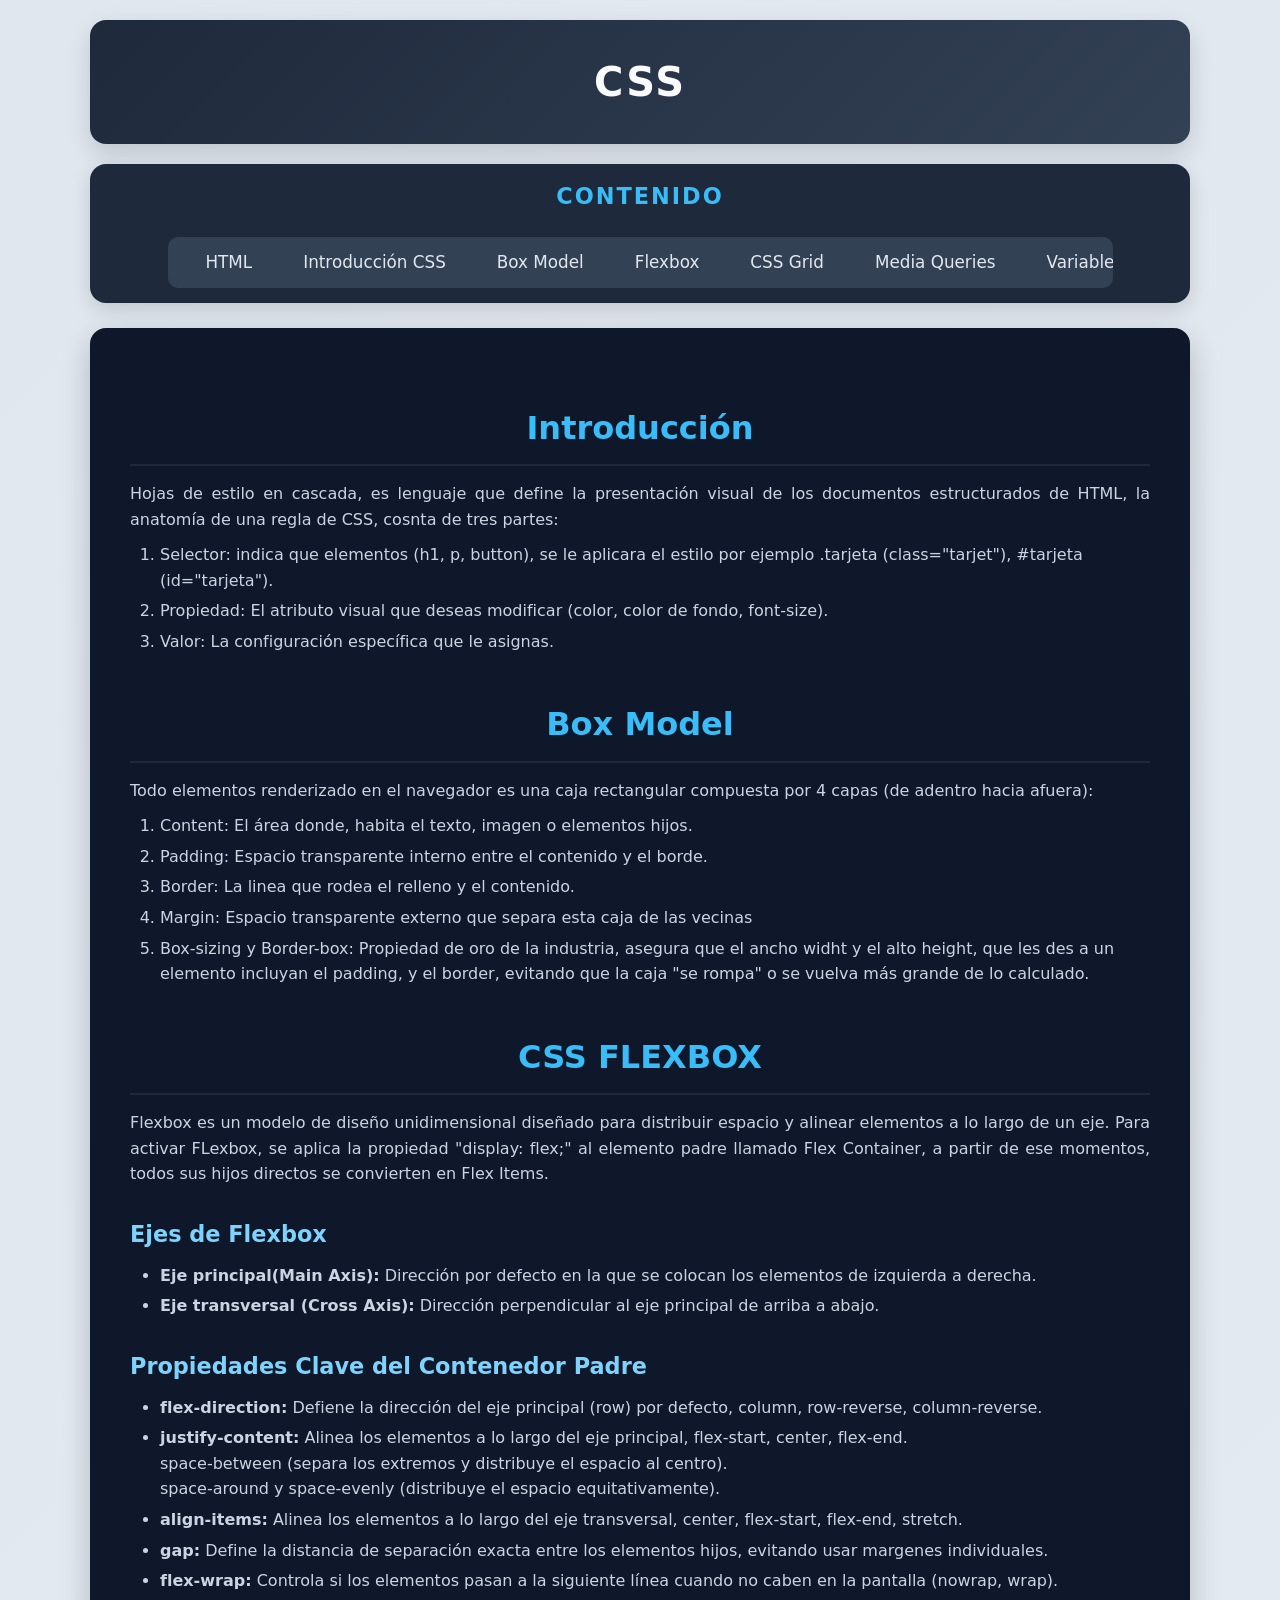
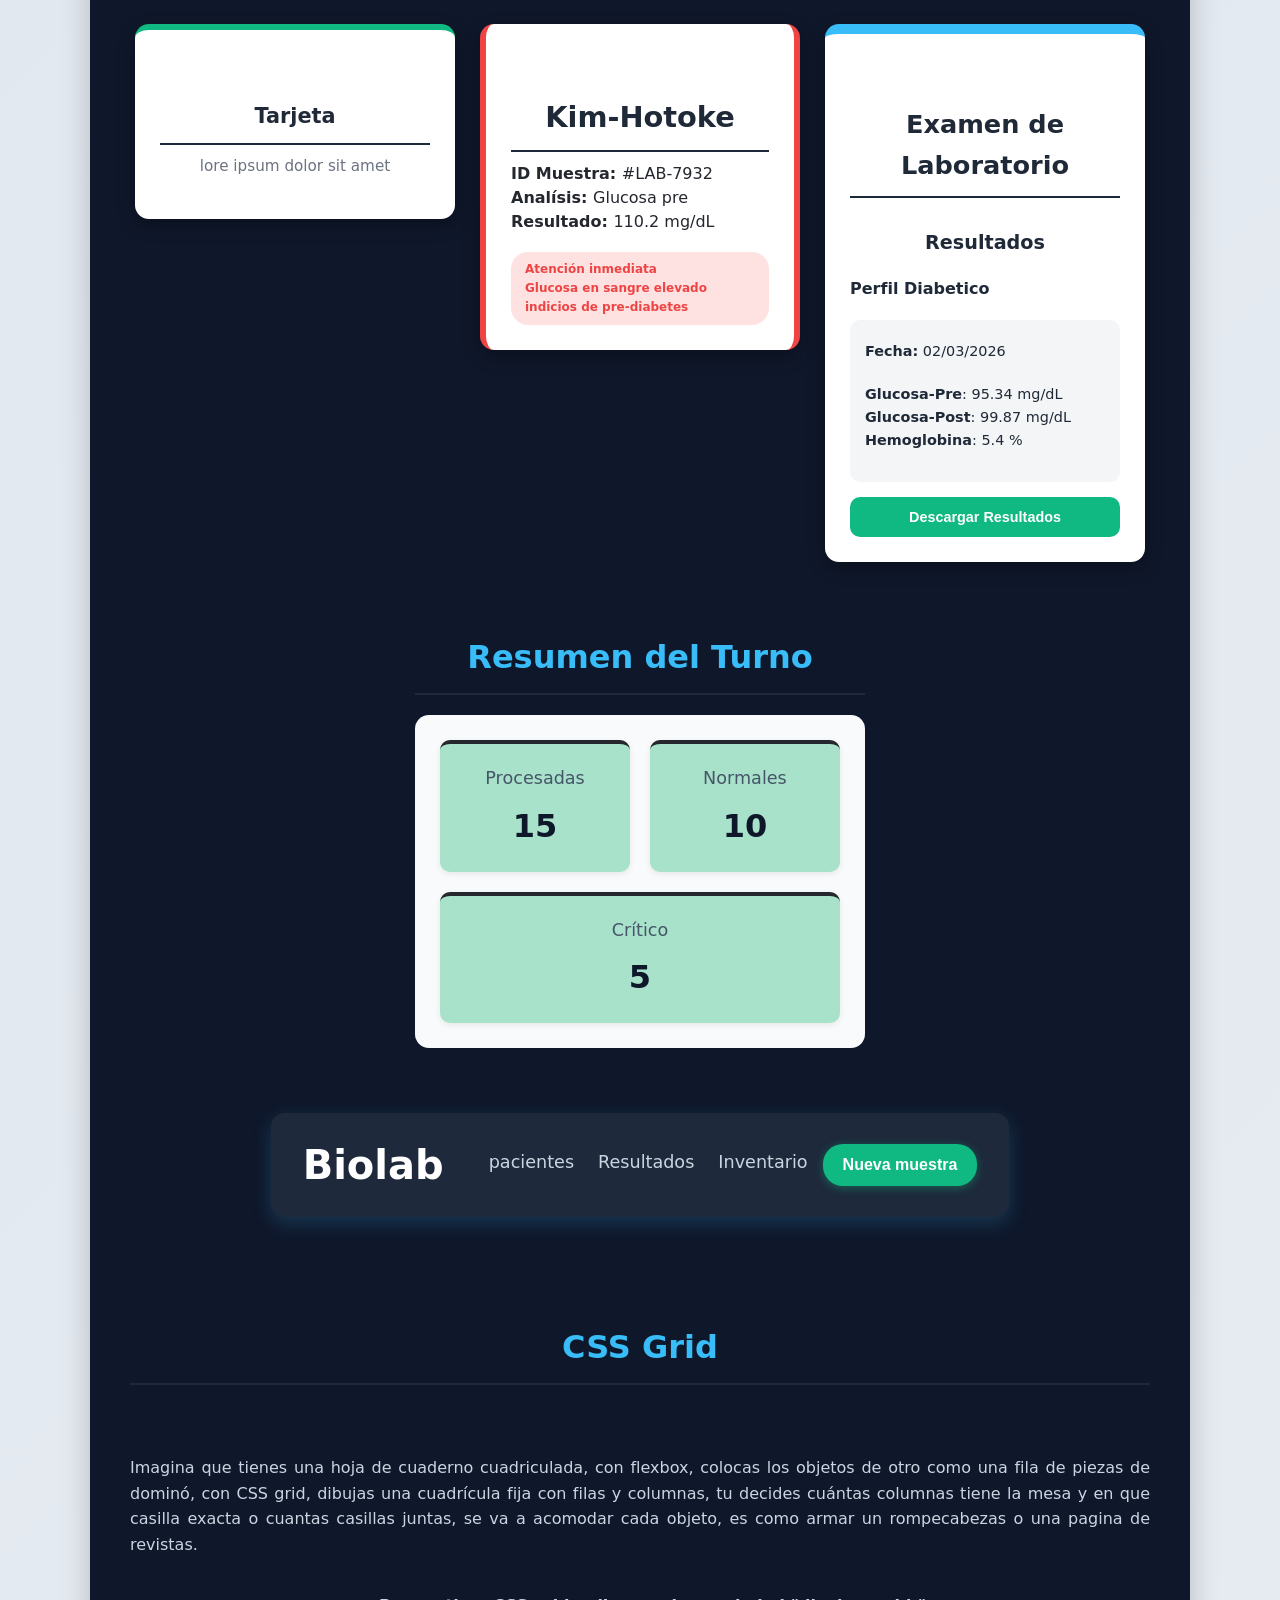
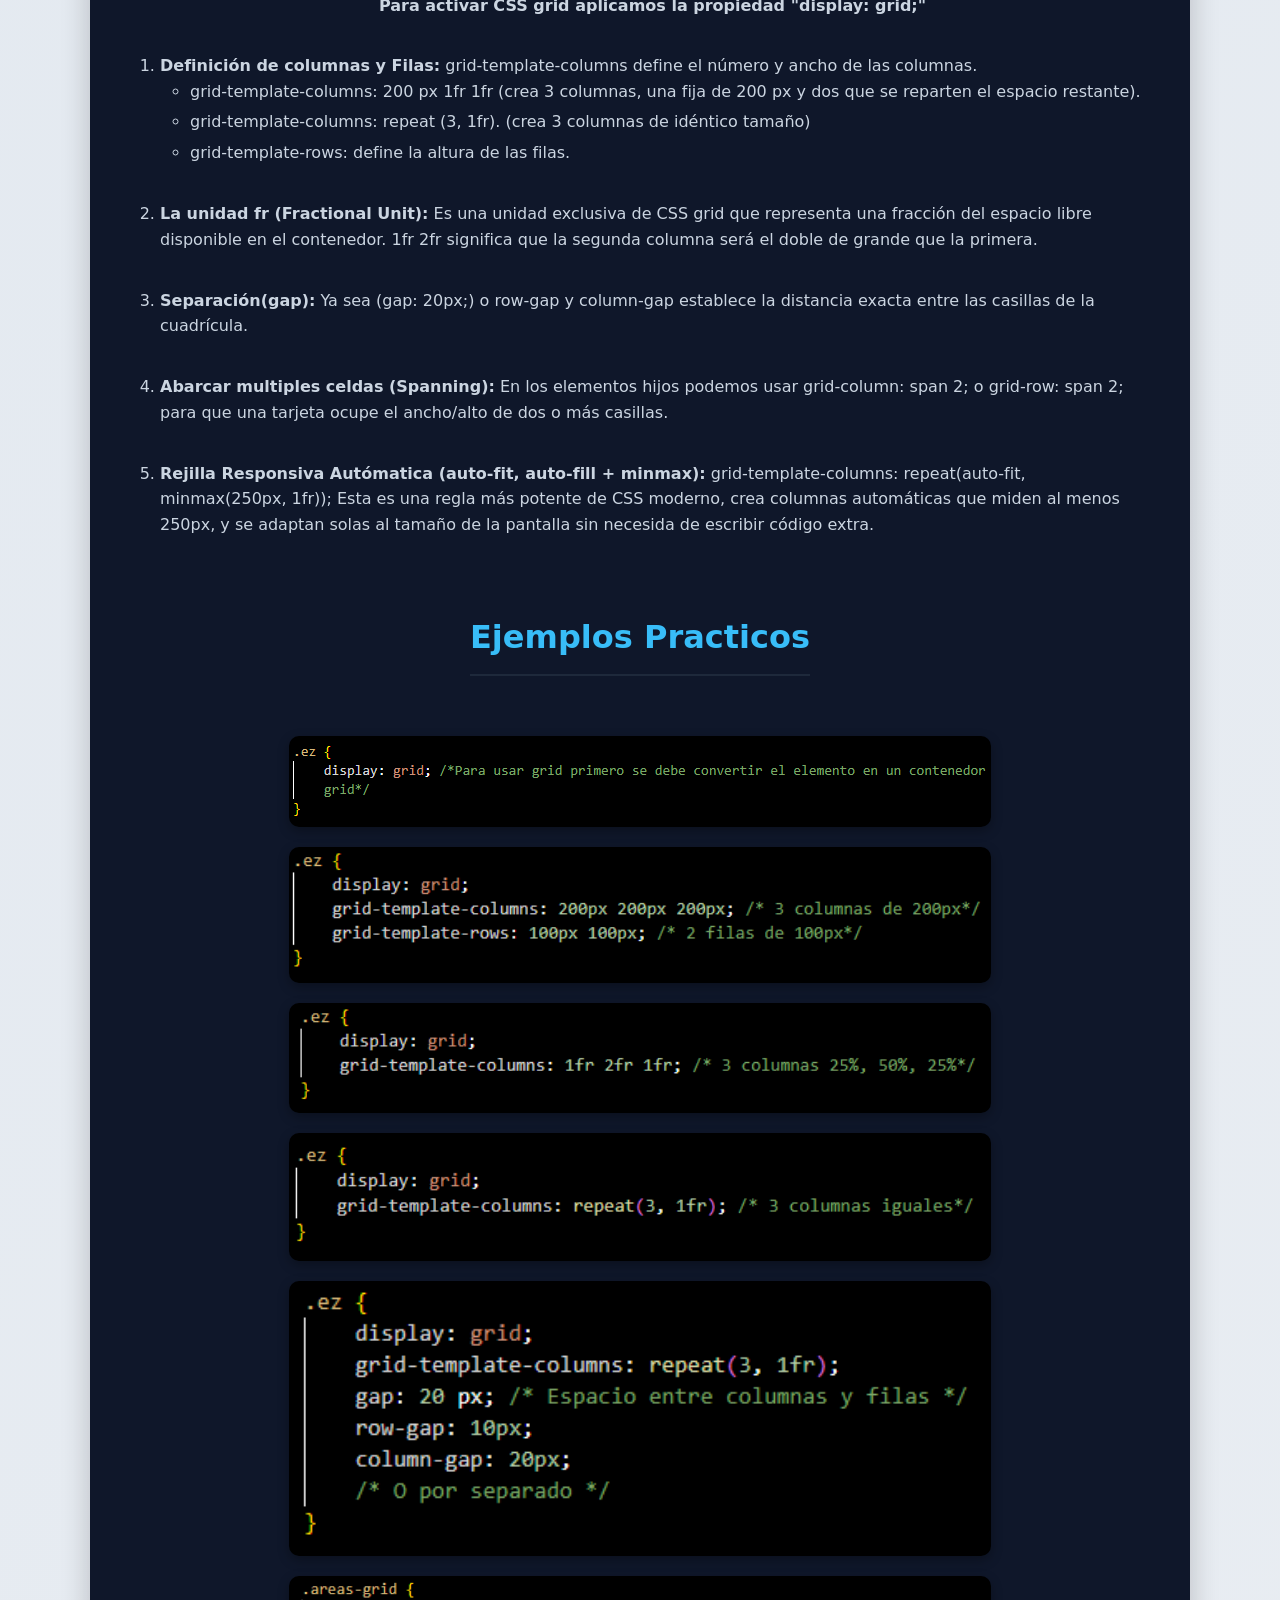
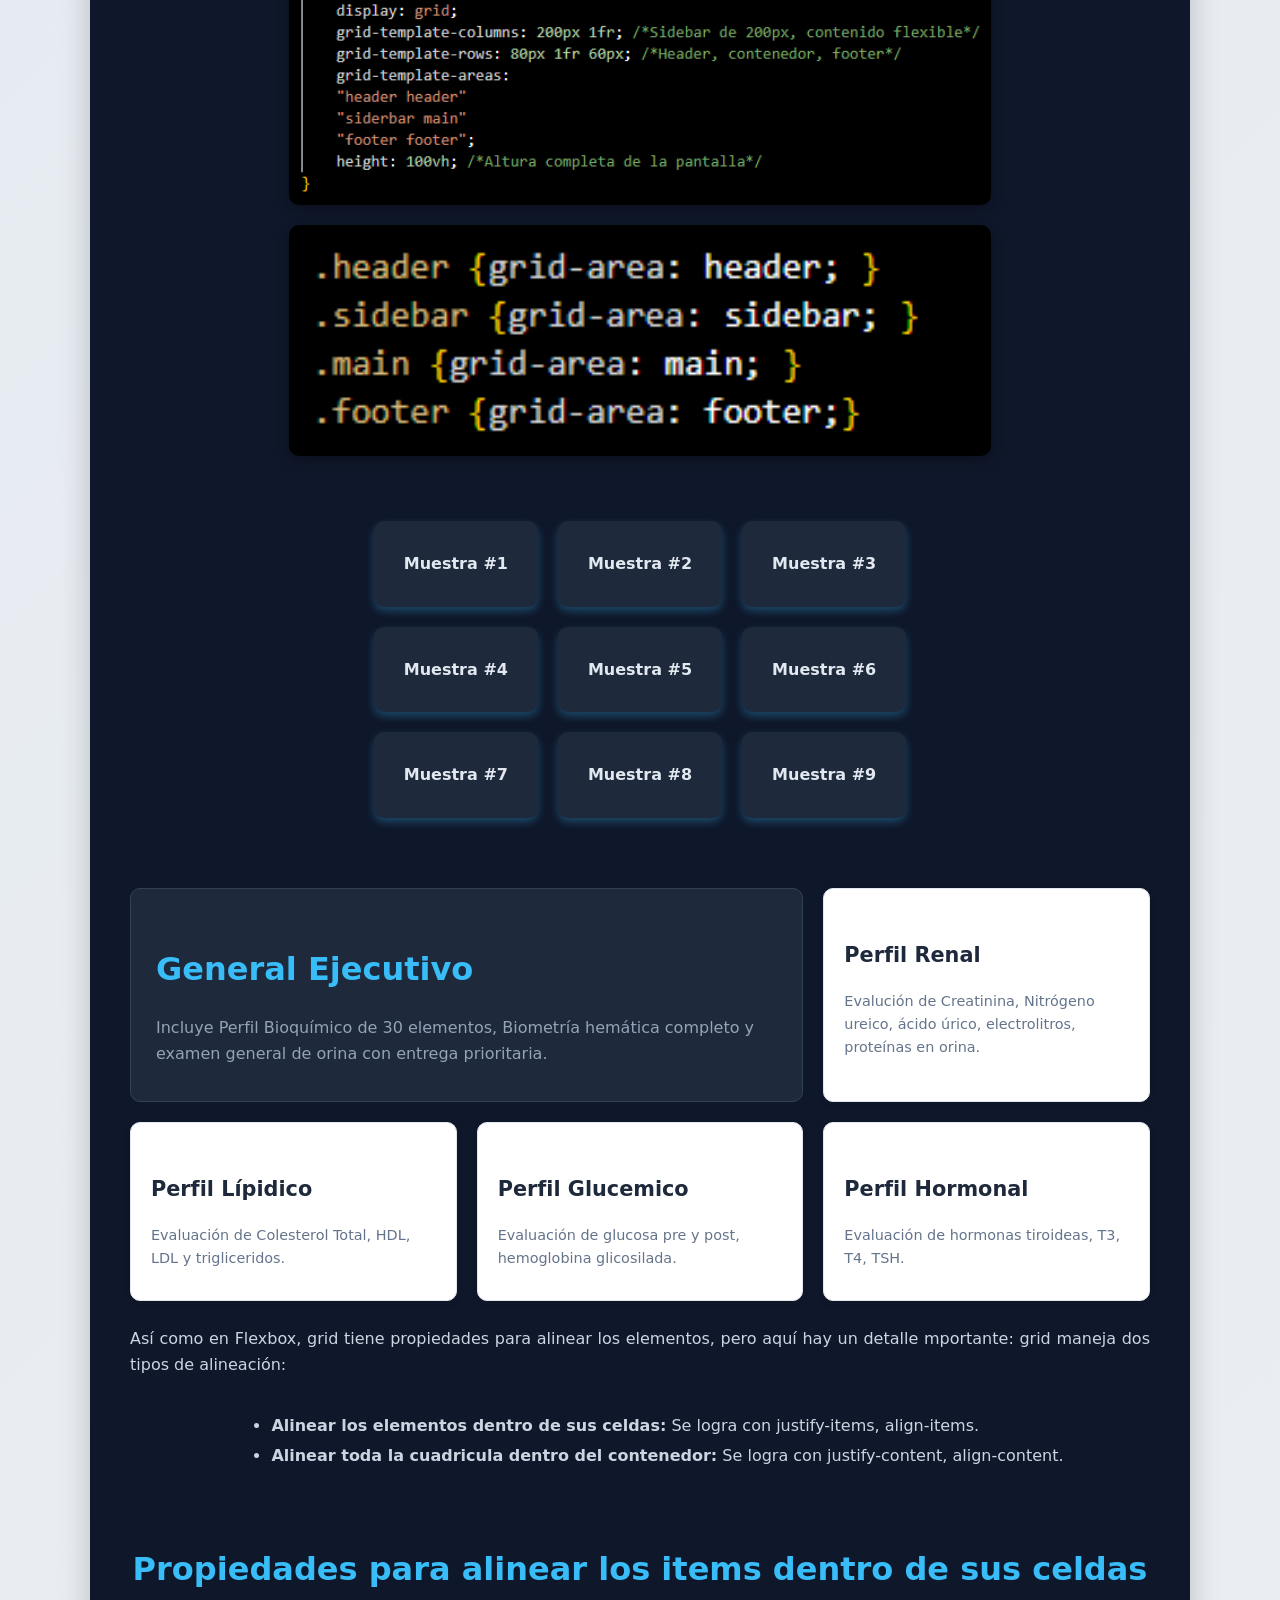
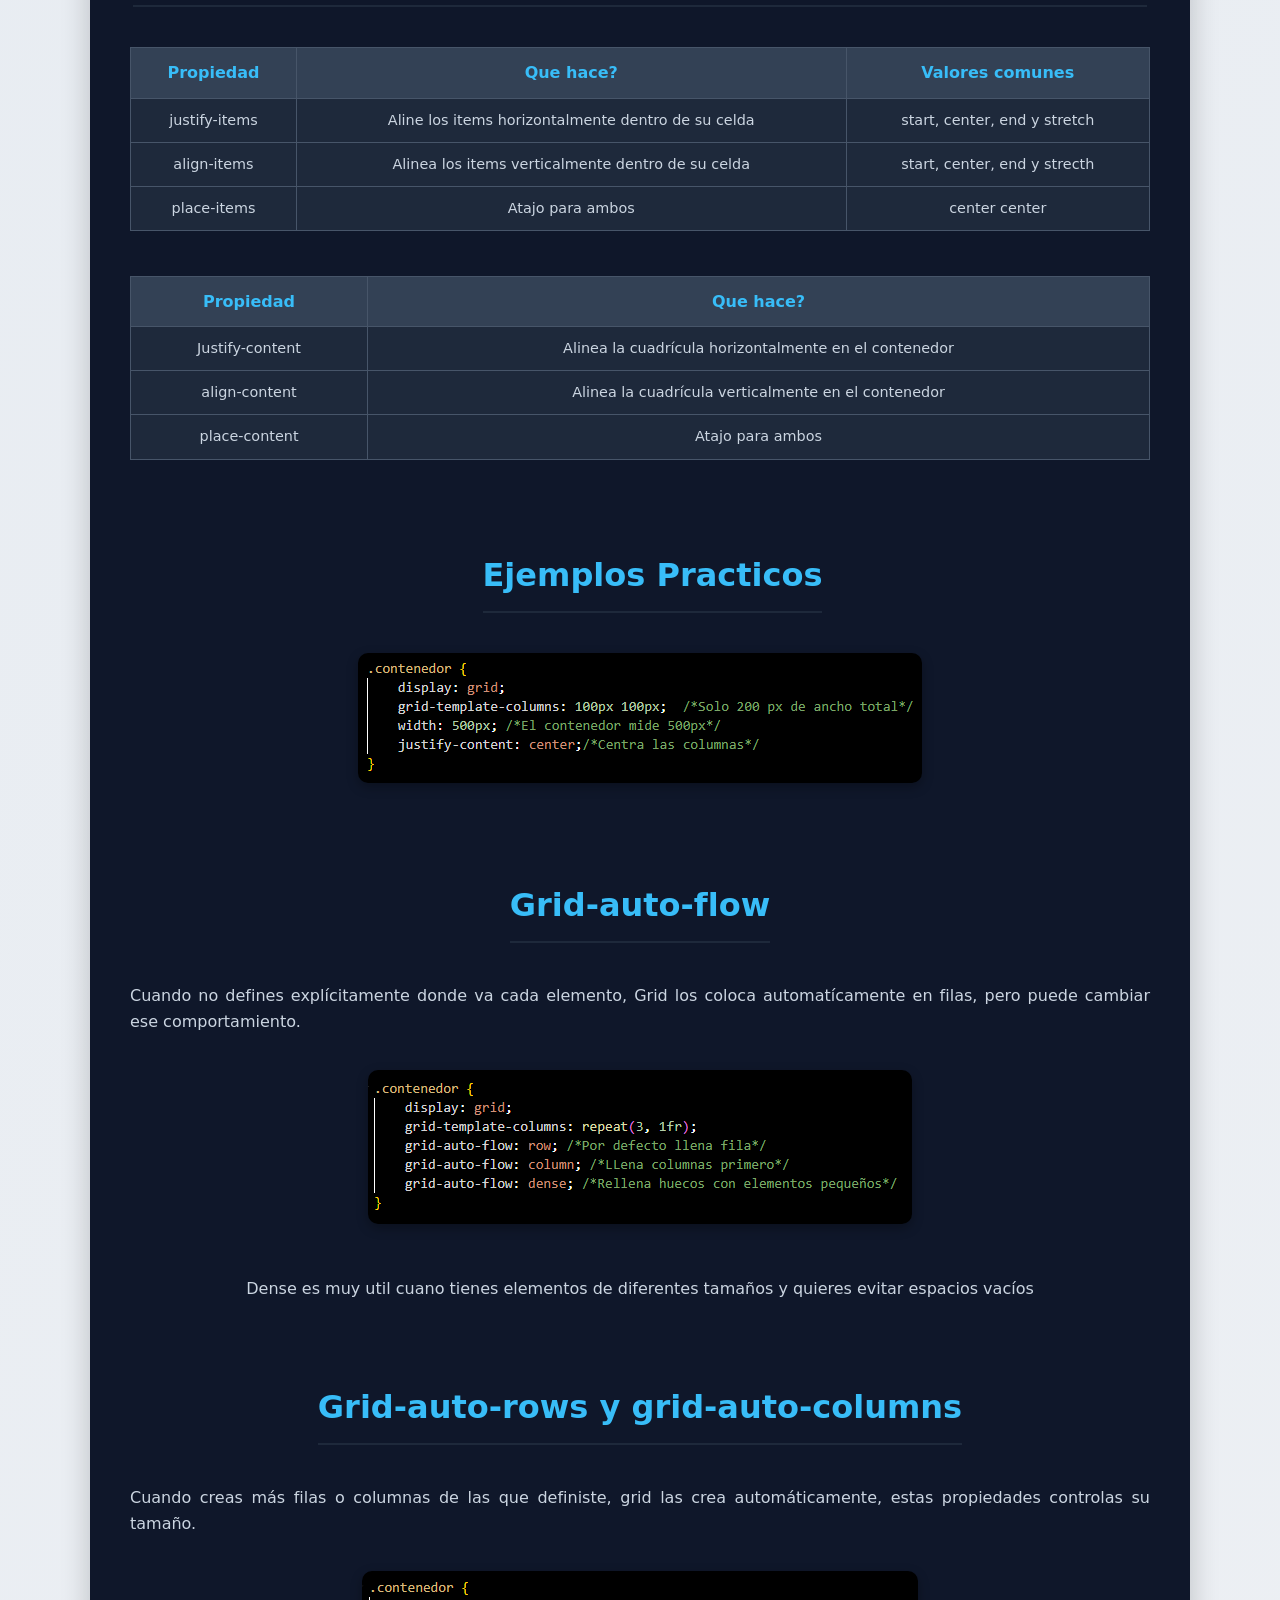
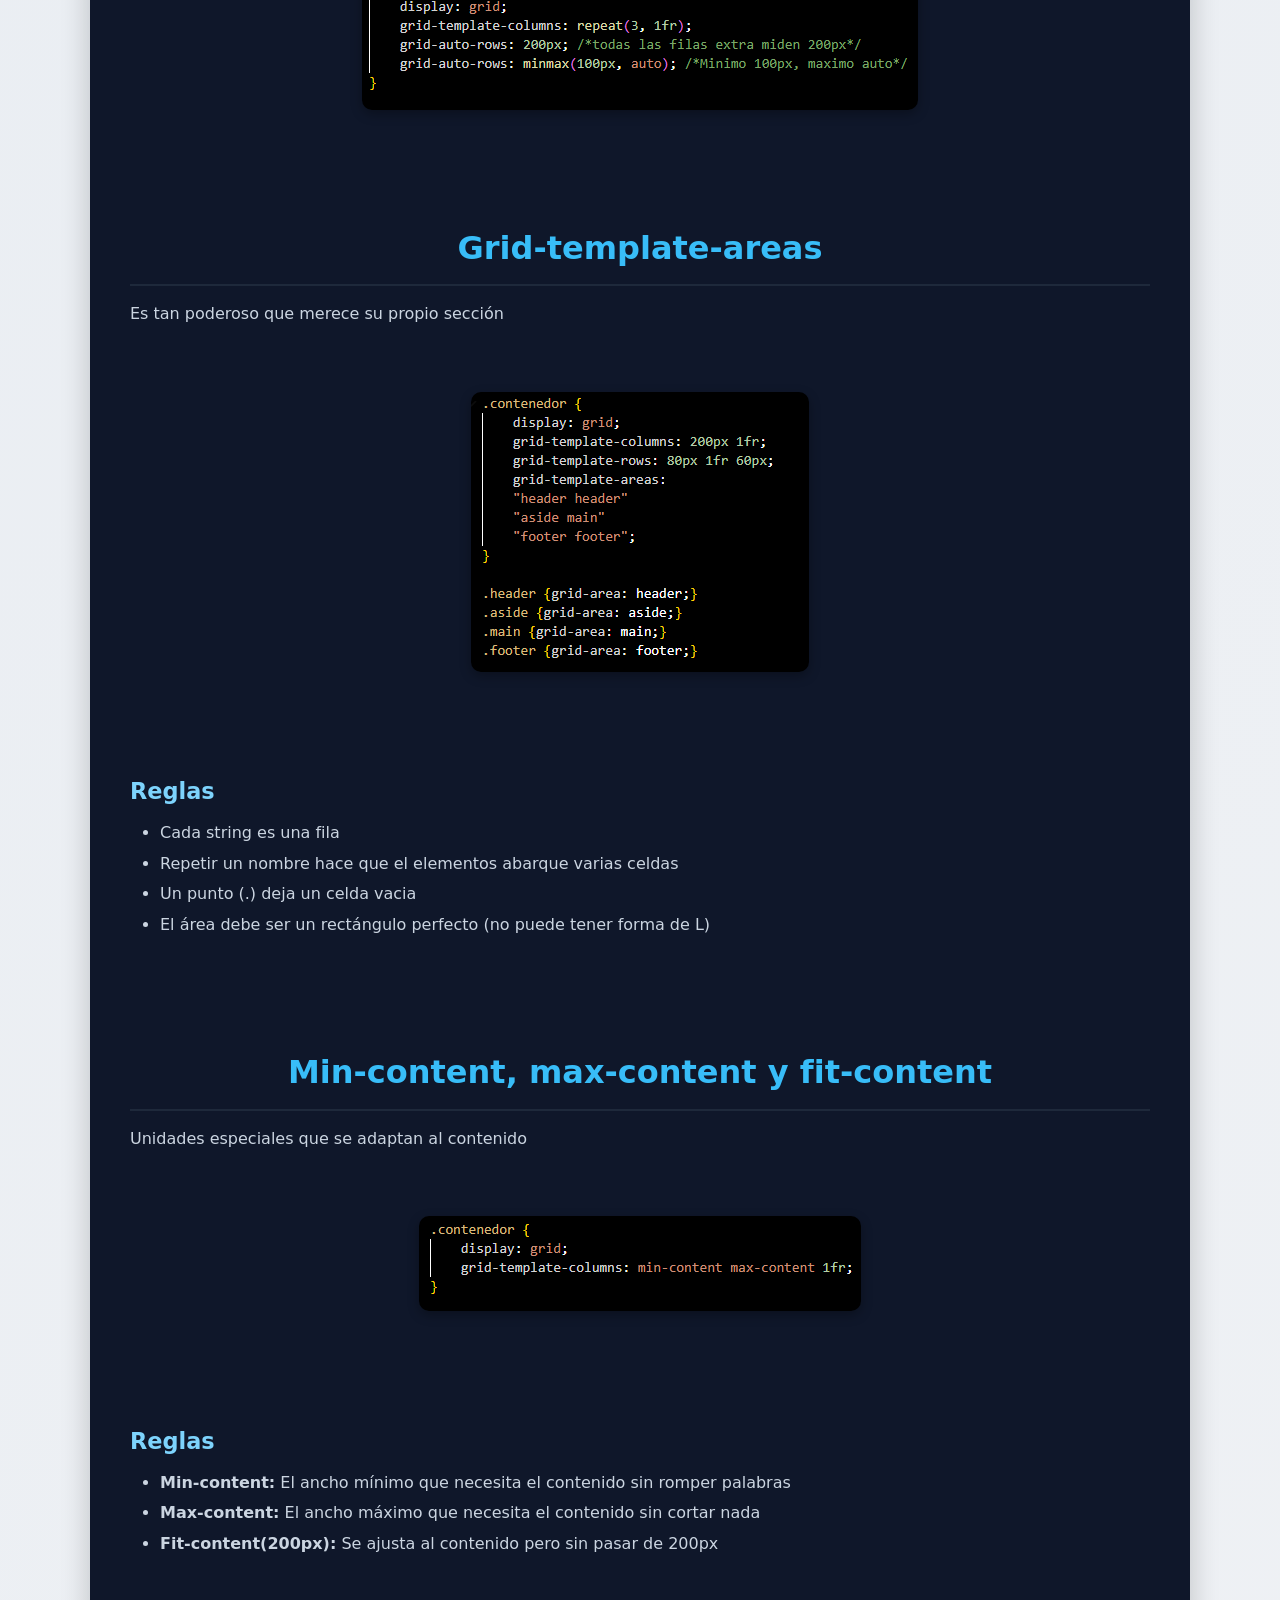
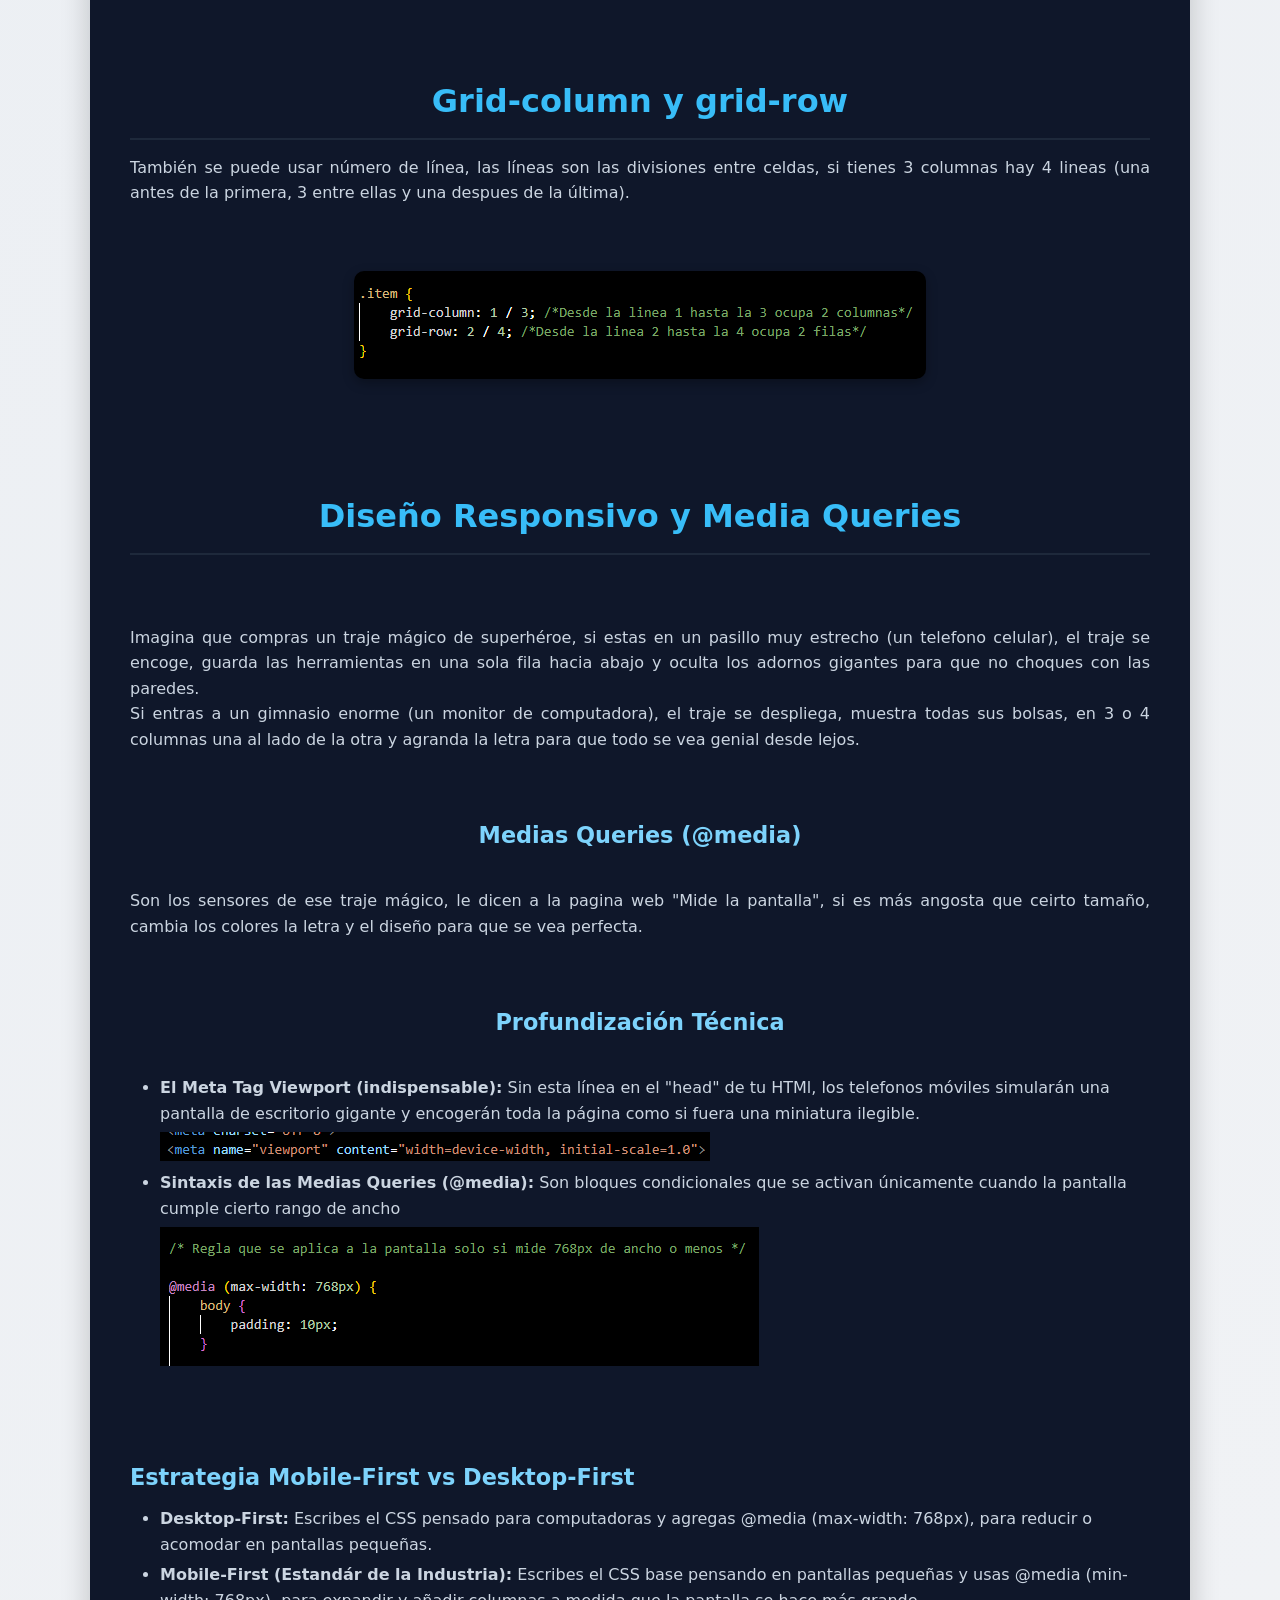
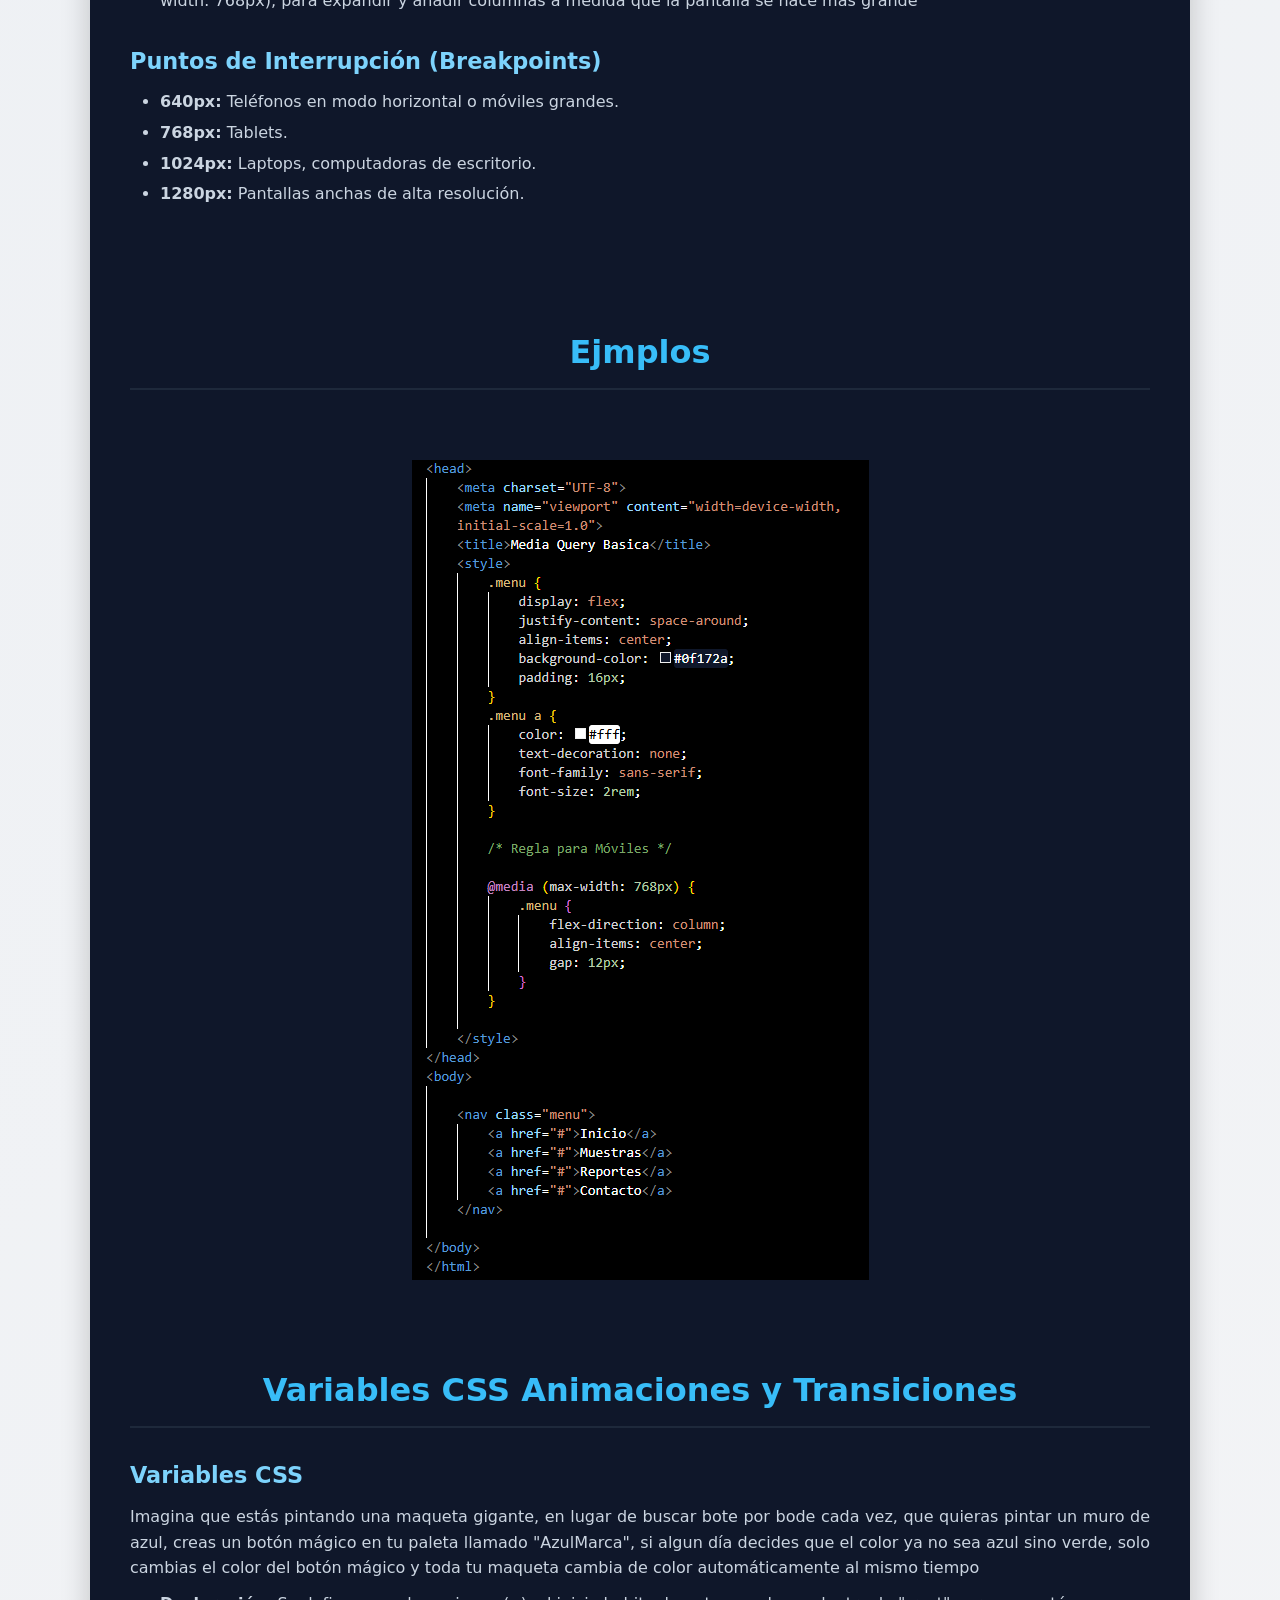
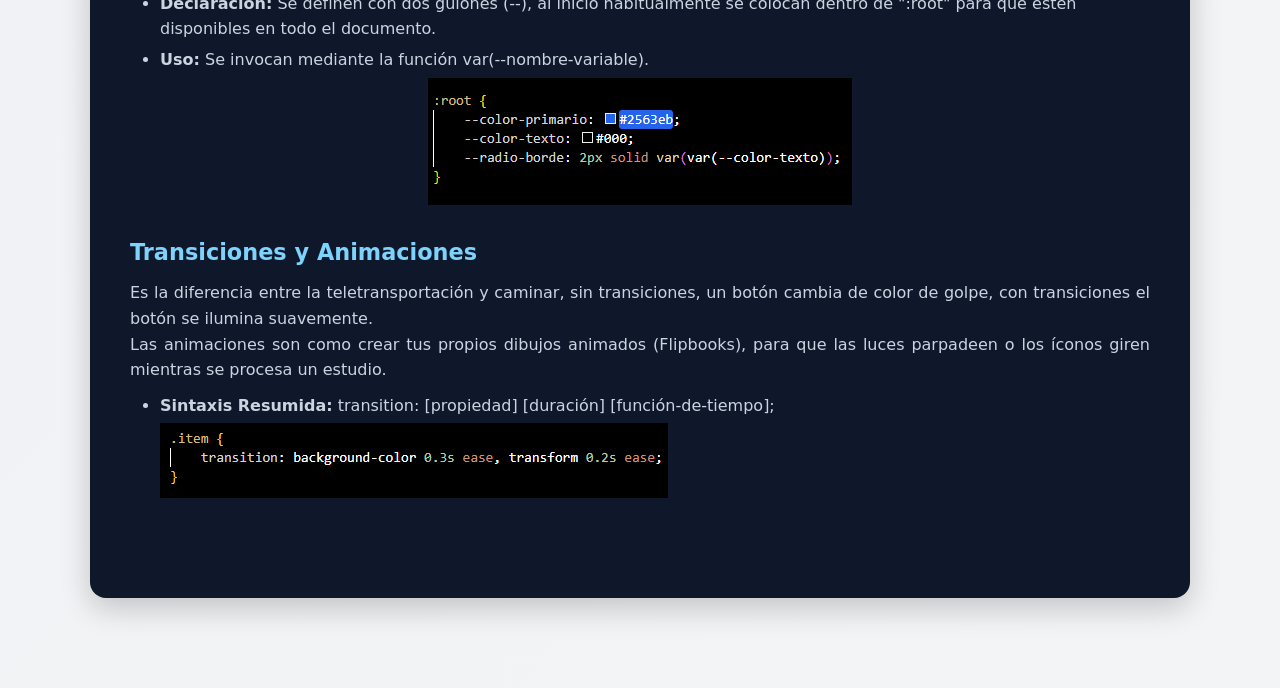
<file: css.html>
<!DOCTYPE html>
<html lang="es">
<head>
    <meta charset="UTF-8">
    <meta name="viewport" content="width=device-width, initial-scale=1.0">
    <title>CSS</title>
    <link rel="stylesheet" href="css/css.css">
</head>
<body>
    <header><h1>CSS</h1></header>
    <nav class="menu-navegacion">
        <div class="menu">
            <h2>Contenido</h2>
            <ul class="enlaces">
                <li><a href="index.html">HTML</a></li>
                <li><a href="#introduccion">Introducción CSS</a></li>
                <li><a href="#box-model">Box Model</a></li>
                <li><a href="#flexbox">Flexbox</a></li>
                <li><a href="#css-grid">CSS Grid</a></li>
                <li><a href="#media">Media Queries</a></li>
                <li><a href="#variables-y-animacion">Variables y Animaciones</a></li>
                <li><a href="#media"></a></li>
                <li><a href="#media"></a></li>
                <li><a href="html/resultados-laboratorio.html">Practicas</a></li>
            </ul>
        </div>
    </nav>
    <main>
        <h2 id="introduccion">Introducción</h2>
        <p>Hojas de estilo en cascada, es lenguaje que define la presentación visual de los documentos estructurados de HTML, la anatomía de una regla de CSS, cosnta de tres partes:</p>
        <ol>
            <li>Selector: indica que elementos (h1, p, button), se le aplicara el estilo por ejemplo .tarjeta (class="tarjet"), #tarjeta (id="tarjeta").</li>
            <li>Propiedad: El atributo visual que deseas modificar (color, color de fondo, font-size).</li>
            <li>Valor: La configuración específica que le asignas.</li>
        </ol>
        <h2 id="box-model">Box Model</h2>
        <p>Todo elementos renderizado en el navegador es una caja rectangular compuesta por 4 capas (de adentro hacia afuera):</p>
        <ol>
            <li>Content: El área donde, habita el texto, imagen o elementos hijos.</li>
            <li>Padding: Espacio transparente interno entre el contenido y el borde.</li>
            <li>Border: La linea que rodea el relleno y el contenido.</li>
            <li>Margin: Espacio transparente externo que separa esta caja de las vecinas</li>
            <li>Box-sizing y Border-box: Propiedad de oro de la industria, asegura que el ancho widht y el alto height, que les des a un elemento incluyan el padding, y el border, evitando que la caja "se rompa" o se vuelva más grande de lo calculado.</li>
        </ol>

        <h2 id="flexbox">CSS FLEXBOX</h2>
        <p>Flexbox es un modelo de diseño unidimensional diseñado para distribuir espacio y alinear elementos a lo largo de un eje. Para activar FLexbox, se aplica la propiedad "display: flex;" al elemento padre llamado Flex Container, a partir de ese momentos, todos sus hijos directos se convierten en Flex Items.</p>

        <h3>Ejes de Flexbox</h3>
        <ul>
            <li><b>Eje principal(Main Axis):</b> Dirección por defecto en la que se colocan los elementos de izquierda a derecha.</li>
            <li><b>Eje transversal (Cross Axis):</b> Dirección perpendicular al eje principal de arriba a abajo.</li>
        </ul>
        <h3>Propiedades Clave del Contenedor Padre</h3>
        <ul>
            <li><b>flex-direction:</b> Defiene la dirección del eje principal (row) por defecto, column, row-reverse, column-reverse.</li>
            <li><b>justify-content:</b> Alinea los elementos a lo largo del eje principal, flex-start, center, flex-end.<br> 
            space-between (separa los extremos y distribuye el espacio al centro).<br>
            space-around y space-evenly (distribuye el espacio equitativamente).</li>
            <li><b>align-items:</b> Alinea los elementos a lo largo del eje transversal, center, flex-start, flex-end, stretch.</li>
            <li><b>gap:</b> Define la distancia de separación exacta entre los elementos hijos, evitando usar margenes individuales.</li>
            <li><b>flex-wrap:</b> Controla si los elementos pasan a la siguiente línea cuando no caben en la pantalla (nowrap, wrap).</li>
        </ul>

        <div class="todas-las-tarjetas">
        <article class="contenedor-de-tarjeta">
            <div class="tarjetas">
            <h2>Tarjeta</h2>
            <p>lore ipsum dolor sit amet</p>

            </div>
        </article>

        <article class="tarjeta-alerta">
            <div class="alerta">
                <h2>Kim-Hotoke</h2>
                <p>
                    <b>ID Muestra: </b>#LAB-7932<br>
                    <b>Analísis: </b>Glucosa pre<br>
                    <b>Resultado: </b> 110.2 mg/dL
                </p>
                <span><b>Atención inmediata</b><br>Glucosa en sangre elevado indicios de pre-diabetes</span>
            </div>

        </article>

        <article class="tarjeta-de-resultados">
            <div class="resultado">

                <h2>Examen de Laboratorio</h2>
                <h3>Resultados</h3>
                <h4>Perfil Diabetico</h4>
                <span>
                    <p><b>Fecha:</b> 02/03/2026</p>
            
                    <p>
                
                    <b>Glucosa-Pre</b>: 95.34 mg/dL<br> 
                    <b>Glucosa-Post</b>: 99.87 mg/dL<br>
                    <b>Hemoglobina</b>: 5.4 %<br>

                    </p>
                </span>
                <button type="button" id="resultados">Descargar Resultados</button>
            

            </div>
        </article>
    
        <div class="flex-box">
            <h2>Resumen del Turno</h2>
            <article class="muestras-del-dia">
    
                <div class="tarjeta-stat">
                    <span class="etiqueta">Procesadas</span>
                    <div class="numero">15</div>
                </div>
                <div class="tarjeta-stat">
                    <span class="etiqueta">Normales</span>
                    <div class="numero">10</div>
                </div>
                <div class="tarjeta-stat">
                    <span class="etiqueta">Crítico</span>
                    <div class="numero">5</div>
                </div>

            </article>
        </div>

        <article class="menu-de-laboratorio">

            <h1>Biolab</h1>

            <ul class="nav-links">
                <li><a href="#">pacientes</a>
                <li><a href="#">Resultados</a></li>
                <li> <a href="#">Inventario</a></li>
            </ul>


            <button class="boton-nuevo">Nueva muestra</button>

        </article>
        <section class="seccion">
            <h2 id="css-grid">CSS Grid</h2>
        </section>

        <p>Imagina que tienes una hoja de cuaderno cuadriculada, con flexbox, colocas los objetos de otro como una fila de piezas de dominó, con CSS grid, dibujas una cuadrícula fija con filas y columnas, tu decides cuántas columnas tiene la mesa y en que casilla exacta o cuantas casillas juntas, se va a acomodar cada objeto, es como armar un rompecabezas o una pagina de revistas.</p><br>
        <p><b>Para activar CSS grid aplicamos la propiedad "display: grid;"</b></p>

        <ol>
            <li><b>Definición de columnas  y Filas:</b> grid-template-columns define el número y ancho de las columnas.
                <ul>
                <li>grid-template-columns: 200 px 1fr 1fr (crea 3 columnas, una fija de 200 px y dos que se reparten el espacio restante).</li>
                <li>grid-template-columns: repeat (3, 1fr). (crea 3 columnas de idéntico tamaño)</li>
                <li>grid-template-rows: define la altura de las filas.</li>
                </ul>

            </li><br>
            <li><b>La unidad fr (Fractional Unit):</b> Es una unidad exclusiva de CSS grid que representa una fracción del espacio libre disponible en el contenedor. 1fr 2fr significa que la segunda columna será el doble de grande que la primera.</li><br>

            <li><b>Separación(gap):</b> Ya sea (gap: 20px;) o row-gap y column-gap establece la distancia exacta entre las casillas de la cuadrícula.</li><br>

            <li><b>Abarcar multiples celdas (Spanning):</b> En los elementos hijos podemos usar grid-column: span 2; o grid-row: span 2; para que una tarjeta ocupe el ancho/alto de dos o más casillas.</li><br>

            <li><b>Rejilla Responsiva Autómatica (auto-fit, auto-fill + minmax):</b> grid-template-columns: repeat(auto-fit, minmax(250px, 1fr)); Esta es una regla más potente de CSS moderno, crea columnas automáticas que miden al menos 250px, y se adaptan solas al tamaño de la pantalla sin necesida de escribir código extra.</li>
        </ol>

        <h2>Ejemplos Practicos</h2>
        <div class="imagenes-grid">
            <img src="imagenes/contenedor-padre-grid.png" alt="Imagen 1">
            <img src="imagenes/columnayfila-grid.png" alt="Imagen 1">
            <img src="imagenes/unidadfr-grid.png" alt="Imagen 1">
            <img src="imagenes/repeat-grid.png" alt="Imagen 1">
            <img src="imagenes/gap-grid.png" alt="Imagen 1">
            <img src="imagenes/areas-grid.png" alt="Imagen 1">
            <img src="imagenes/asignacion-areas-grid.png" alt="Imagen 1">
        </div>

        <div class="galeria-grid">
            <div class="caja">Muestra #1</div>
            <div class="caja">Muestra #2</div>
            <div class="caja">Muestra #3</div>
            <div class="caja">Muestra #4</div>
            <div class="caja">Muestra #5</div>
            <div class="caja">Muestra #6</div>
            <div class="caja">Muestra #7</div>
            <div class="caja">Muestra #8</div>
            <div class="caja">Muestra #9</div>
        </div>

        <div class="catalogo-laboratorio">

            <div class="tarjeta-destacada">
                <h3>General Ejecutivo</h3>
                <p>Incluye Perfil Bioquímico de 30 elementos, Biometría hemática completo y examen general de orina con entrega prioritaria.</p>
            </div>
            <div class="tarjeta">
                <h3>Perfil Renal</h3>
                <p>Evalución de Creatinina, Nitrógeno ureico, ácido úrico, electrolitros, proteínas en orina.</p>
            </div>
            <div class="tarjeta">
                <h3>Perfil Lípidico</h3>
                <p>Evaluación de Colesterol Total, HDL, LDL y trigliceridos.</p>
            </div>
            <div class="tarjeta">
                <h3>Perfil Glucemico</h3>
                <p>Evaluación de glucosa pre y post, hemoglobina glicosilada.</p>
            </div>
            <div class="tarjeta">
                <h3>Perfil Hormonal</h3>
                <p>Evaluación de hormonas tiroideas, T3, T4, TSH.</p>
            </div>
        </div>
    
        <!-- <div class="areas-grid">
        <div class="header">Laboratorio</div>
        <div class="sidebar">Examenes</div>
        <div class="main">Resultados</div>
        <div class="footer">By: Kim-Hotoke</div>
        </div> -->

        <p>Así como en Flexbox, grid tiene propiedades para alinear los elementos, pero aquí hay un detalle mportante: grid maneja dos tipos de alineación:</p><br>
        
        <ul>
            <li><b>Alinear los elementos dentro de sus celdas:</b> Se logra con justify-items, align-items.</li>
            <li><b>Alinear toda la cuadricula dentro del contenedor:</b> Se logra con justify-content, align-content.</li>
        </ul>

        <h2>Propiedades para alinear los items dentro de sus celdas</h2>

        <table border="1" class="propiedades-grid">
            <thead>
                <tr>
                    <th>Propiedad</th>
                    <th>Que hace?</th>
                    <th> Valores comunes</th>
                </tr>
            </thead>
            <tbody>
                <tr>
                    <td>justify-items</td>
                    <td>Aline los items horizontalmente dentro de su celda</td>
                    <td>start, center, end y stretch</td>
                </tr>
                <tr>
                    <td>align-items</td>
                    <td>Alinea los items verticalmente dentro de su celda</td>
                    <td>start, center, end y strecth</td>
                </tr>
                <tr>
                    <td>place-items</td>
                    <td>Atajo para ambos</td>
                    <td>center center</td>
                </tr>

            </tbody>
        </table>
        
        <table border="1" class="propiedades-grid">
            <thead>
                <tr>
                    <th>Propiedad</th>
                    <th>Que hace?</th>
                </tr>
            </thead>
            <tbody>
                <tr>
                    <td>Justify-content</td>
                    <td>Alinea la cuadrícula horizontalmente en el contenedor</td>
                </tr>
                <tr>
                    <td>align-content</td>
                    <td>Alinea la cuadrícula verticalmente en el contenedor</td>
                </tr>
                <tr>
                    <td>place-content</td>
                    <td>Atajo para ambos</td>
                </tr>
            </tbody>
        </table><br>

        <h2>Ejemplos Practicos</h2>
        
        <article class="ejemplo-items">
            <div class="imagen-items">
                <img src="imagenes/alineacion-grid.png">
            </div>
        </article>

        <h2>Grid-auto-flow</h2>
        <p>Cuando no defines explícitamente donde va cada elemento, Grid los coloca automatícamente en filas, pero puede cambiar ese comportamiento.</p>

        <article class="ejemplo-items">
            <div class="imagen-items">
                <img src="imagenes/grid-auto-flow.png">
            </div>
        </article>

        <p>Dense es muy util cuano tienes elementos de diferentes tamaños y quieres evitar espacios vacíos</p>

        <h2>Grid-auto-rows y grid-auto-columns</h2>
        <p>Cuando creas más filas o columnas de las que definiste, grid las crea automáticamente, estas propiedades controlas su tamaño.</p>

        <article class="ejemplo-items">
            <div class="imagen-items">
                <img src="imagenes/grid-auto-rows-columns.png" alt="">
            </div>
        </article>

        <section class="seccion">
            <h2>Grid-template-areas</h2>
            <p>Es tan poderoso que merece su propio sección</p>
        </section>

        <article class="ejemplo-items">
            <div class="imagen-items">
                <img src="imagenes/grid-areas.png" alt="">
            </div>
        </article>   
        
        <section class="seccion-reglas">
            <h3>Reglas</h3>

            <ul>
                <li>Cada string es una fila</li>
                <li>Repetir un nombre hace que el elementos abarque varias celdas</li>
                <li>Un punto (.) deja un celda vacia</li>
                <li>El área debe ser un rectángulo perfecto (no puede tener forma de L)</li>
            </ul>

        </section>

        <section class="seccion">
            <h2>Min-content, max-content y fit-content</h2>
            <p>Unidades especiales que se adaptan al contenido</p>
        </section>

        <article class="ejemplo-items">
            <div class="imagen-items">
                <img src="imagenes/minmax-grid.png" alt="">
            </div>
        </article>

        <section class="seccion">
            <h3>Reglas</h3>
            <ul>
                <li><b>Min-content:</b> El ancho mínimo que necesita el contenido sin romper palabras</li>
                <li><b>Max-content:</b> El ancho máximo que necesita el contenido sin cortar nada</li>
                <li><b>Fit-content(200px):</b> Se ajusta al contenido pero sin pasar de 200px</li>
            </ul>
        </section>

        <section class="seccion">
            <h2>Grid-column y grid-row</h2>
            <p>También se puede usar número de línea, las líneas son las divisiones entre celdas, si tienes 3 columnas hay 4 lineas (una antes de la primera, 3 entre ellas y una despues de la última).</p>
        </section>

        <article class="ejemplo-items">
            <div class="imagenes items"><img src="imagenes/column-row-grid.png" alt=""></div>
        </article>

        <section class="seccion">
            <h2 id="media">Diseño Responsivo y Media Queries</h2>
        </section>

        <p>Imagina que compras un traje mágico de superhéroe, si estas en un pasillo muy estrecho (un telefono celular), el traje se encoge, guarda las herramientas en una sola fila hacia abajo y oculta los adornos gigantes para que no choques con las paredes.<br>Si entras a un gimnasio enorme (un monitor de computadora), el traje se despliega, muestra todas sus bolsas, en 3 o 4 columnas una al lado de la otra y agranda la letra para que todo se vea genial desde lejos.</p>
        <h3>Medias Queries (@media)</h3>
        <p>Son los sensores de ese traje mágico, le dicen a la pagina web "Mide la pantalla", si es más angosta que ceirto tamaño, cambia los colores la letra y el diseño para que se vea perfecta.</p>

        <h3>Profundización Técnica</h3>

        <ul>
            <li><b>El Meta Tag Viewport (indispensable):</b> Sin esta línea en el "head" de tu HTMl, los telefonos móviles simularán una pantalla de escritorio gigante y encogerán toda la página como si fuera una miniatura ilegible.</li>
            <img src="imagenes/viewport-media.png" alt="Viewport">
            <li><b>Sintaxis de las Medias Queries (@media):</b> Son bloques condicionales que se activan únicamente cuando la pantalla cumple cierto rango de ancho</li>
            <img src="imagenes/regla-media-queries.png" alt="reglas de media">
        </ul>

        <section class="seccion">
            <h3>Estrategia Mobile-First vs Desktop-First</h3>
            <ul>
                <li><b>Desktop-First:</b> Escribes el CSS pensado para computadoras y agregas @media (max-width: 768px), para reducir o acomodar en pantallas pequeñas.</li>
                <li><b>Mobile-First (Estandár de la Industria):</b> Escribes el CSS base pensando en pantallas pequeñas y usas @media (min-width: 768px), para expandir y añadir columnas a medida que la pantalla se hace más grande</li>
            </ul>

            <h3>Puntos de Interrupción (Breakpoints)</h3>
            <ul>
                <li><b>640px:</b> Teléfonos en modo horizontal o móviles grandes.</li>
                <li><b>768px:</b> Tablets.</li>
                <li><b>1024px:</b> Laptops, computadoras de escritorio.</li>
                <li><b>1280px:</b> Pantallas anchas de alta resolución.</li>
            </ul>
        </section>
        <section class="seccion">
            <h2>Ejmplos</h2>
        </section>
        <img src="imagenes/ejemplo-media.png" alt="ejemplo media">

        <section class="seccion">
            <h2 id="variables-y-animacion">Variables CSS Animaciones y Transiciones</h2>
            <h3>Variables CSS</h3>
            <p>Imagina que estás pintando una maqueta gigante, en lugar de buscar bote por bode cada vez, que quieras pintar un muro de azul, creas un botón mágico en tu paleta llamado "AzulMarca", si algun día decides que el color ya no sea azul sino verde, solo cambias el color del botón mágico y toda tu maqueta cambia de color automáticamente al mismo tiempo</p>
            <ul>
                <li><b>Declaración:</b> Se definen con dos guiones (--), al inicio habitualmente se colocan dentro de ":root" para que estén disponibles en todo el documento.</li>
                <li><b>Uso:</b> Se invocan mediante la función var(--nombre-variable).</li>
            </ul>
            <img class="img-seccion" src="imagenes/variables.png" alt="variables">
            <h3>Transiciones y Animaciones</h3>
            <p>Es la diferencia entre la teletransportación y caminar, sin transiciones, un botón cambia de color de golpe, con transiciones el botón se ilumina suavemente.<br>Las animaciones son como crear tus propios dibujos animados (Flipbooks), para que las luces parpadeen o los íconos giren mientras se procesa un estudio.</p>
            <ul>
                <li><b>Sintaxis Resumida:</b> transition: [propiedad] [duración] [función-de-tiempo];</li>
                <img src="imagenes/animacion.png" alt="animación">
            </ul>
        </section>
    </main>
    
    <footer></footer>
</body>

</html>
</file>
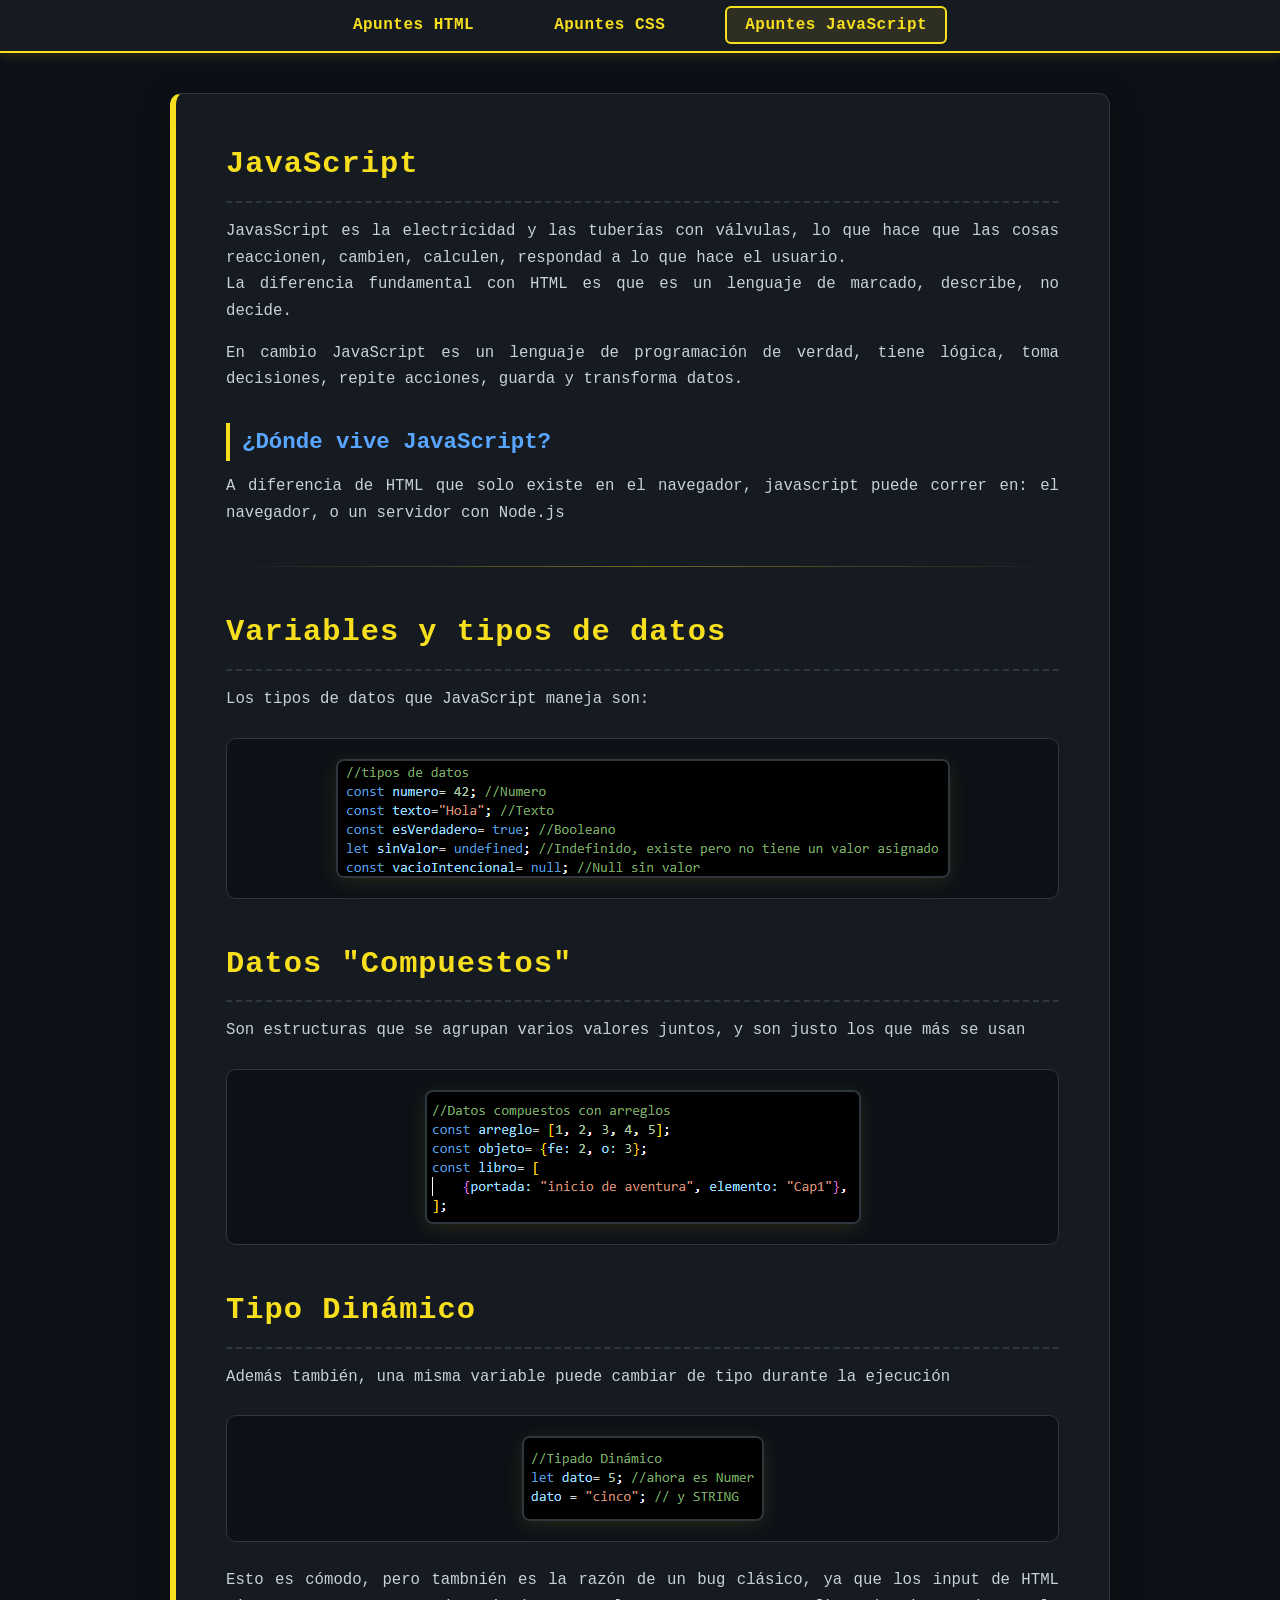
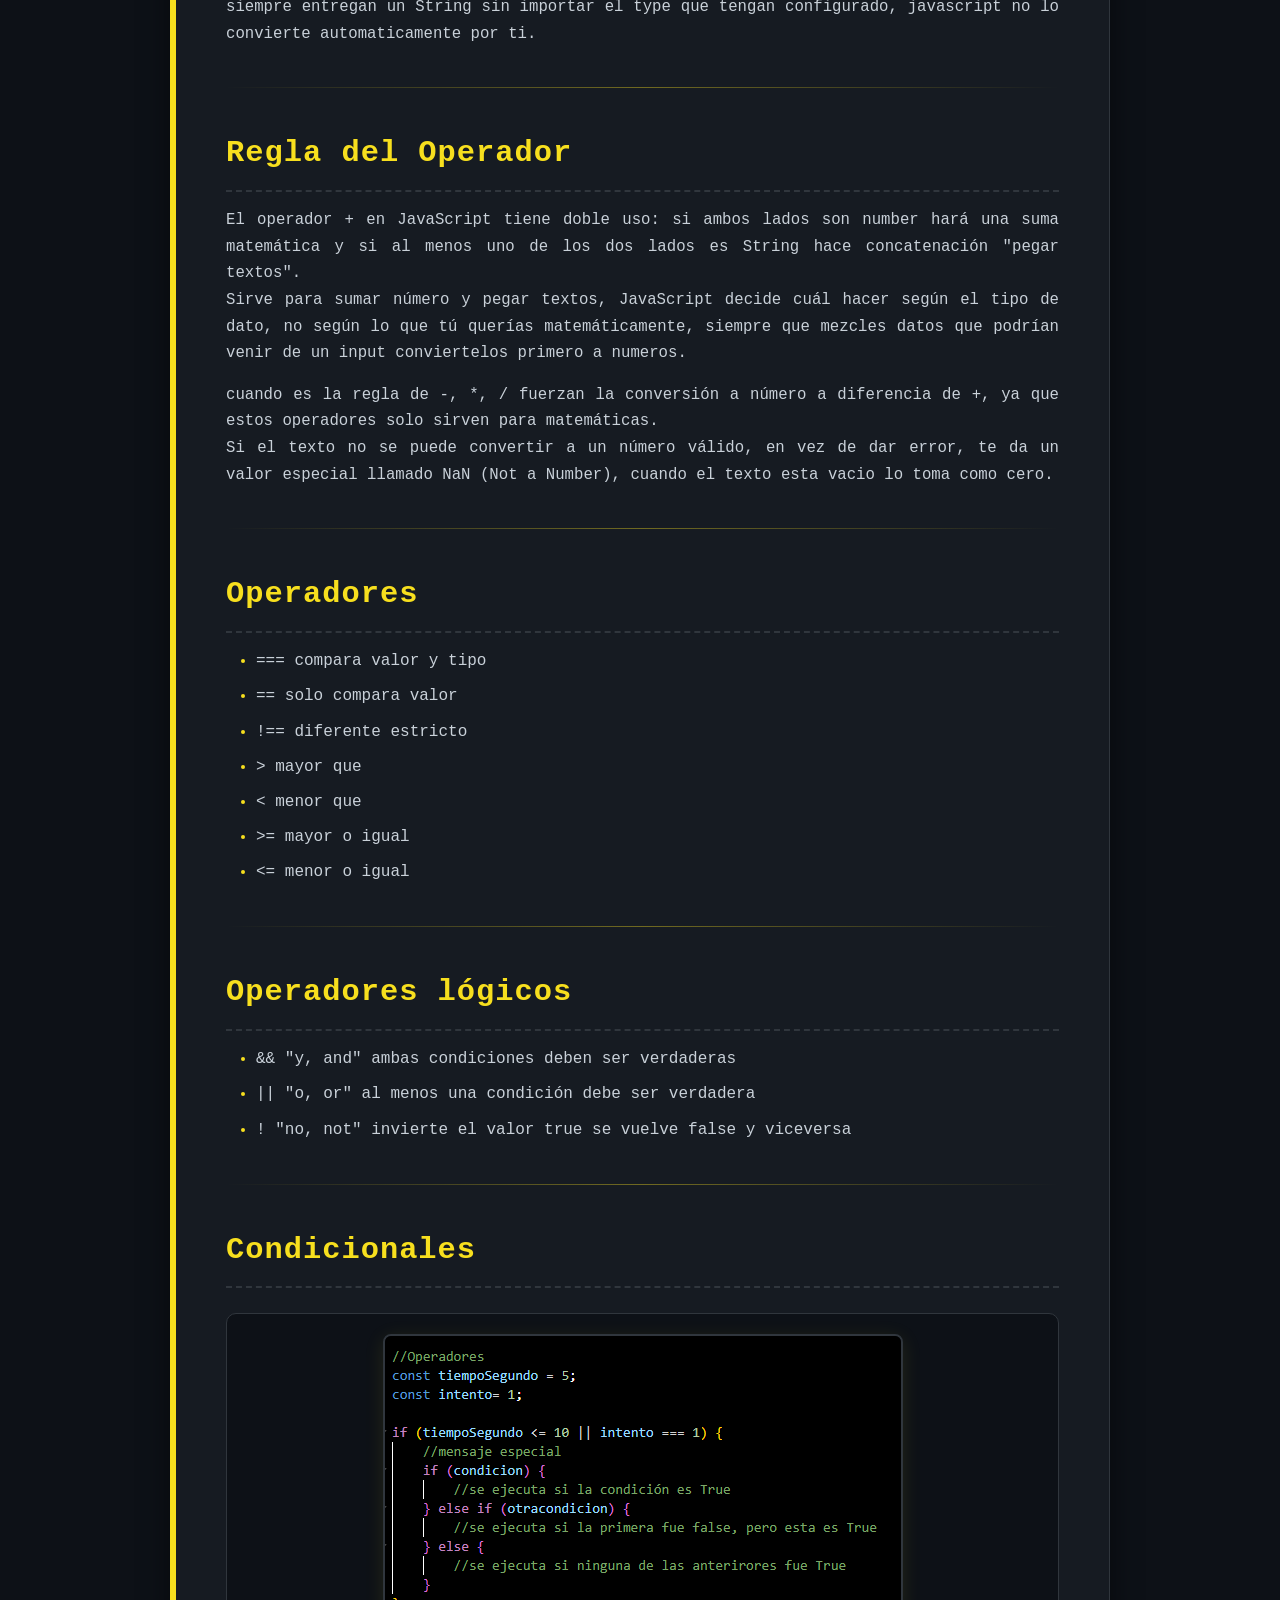
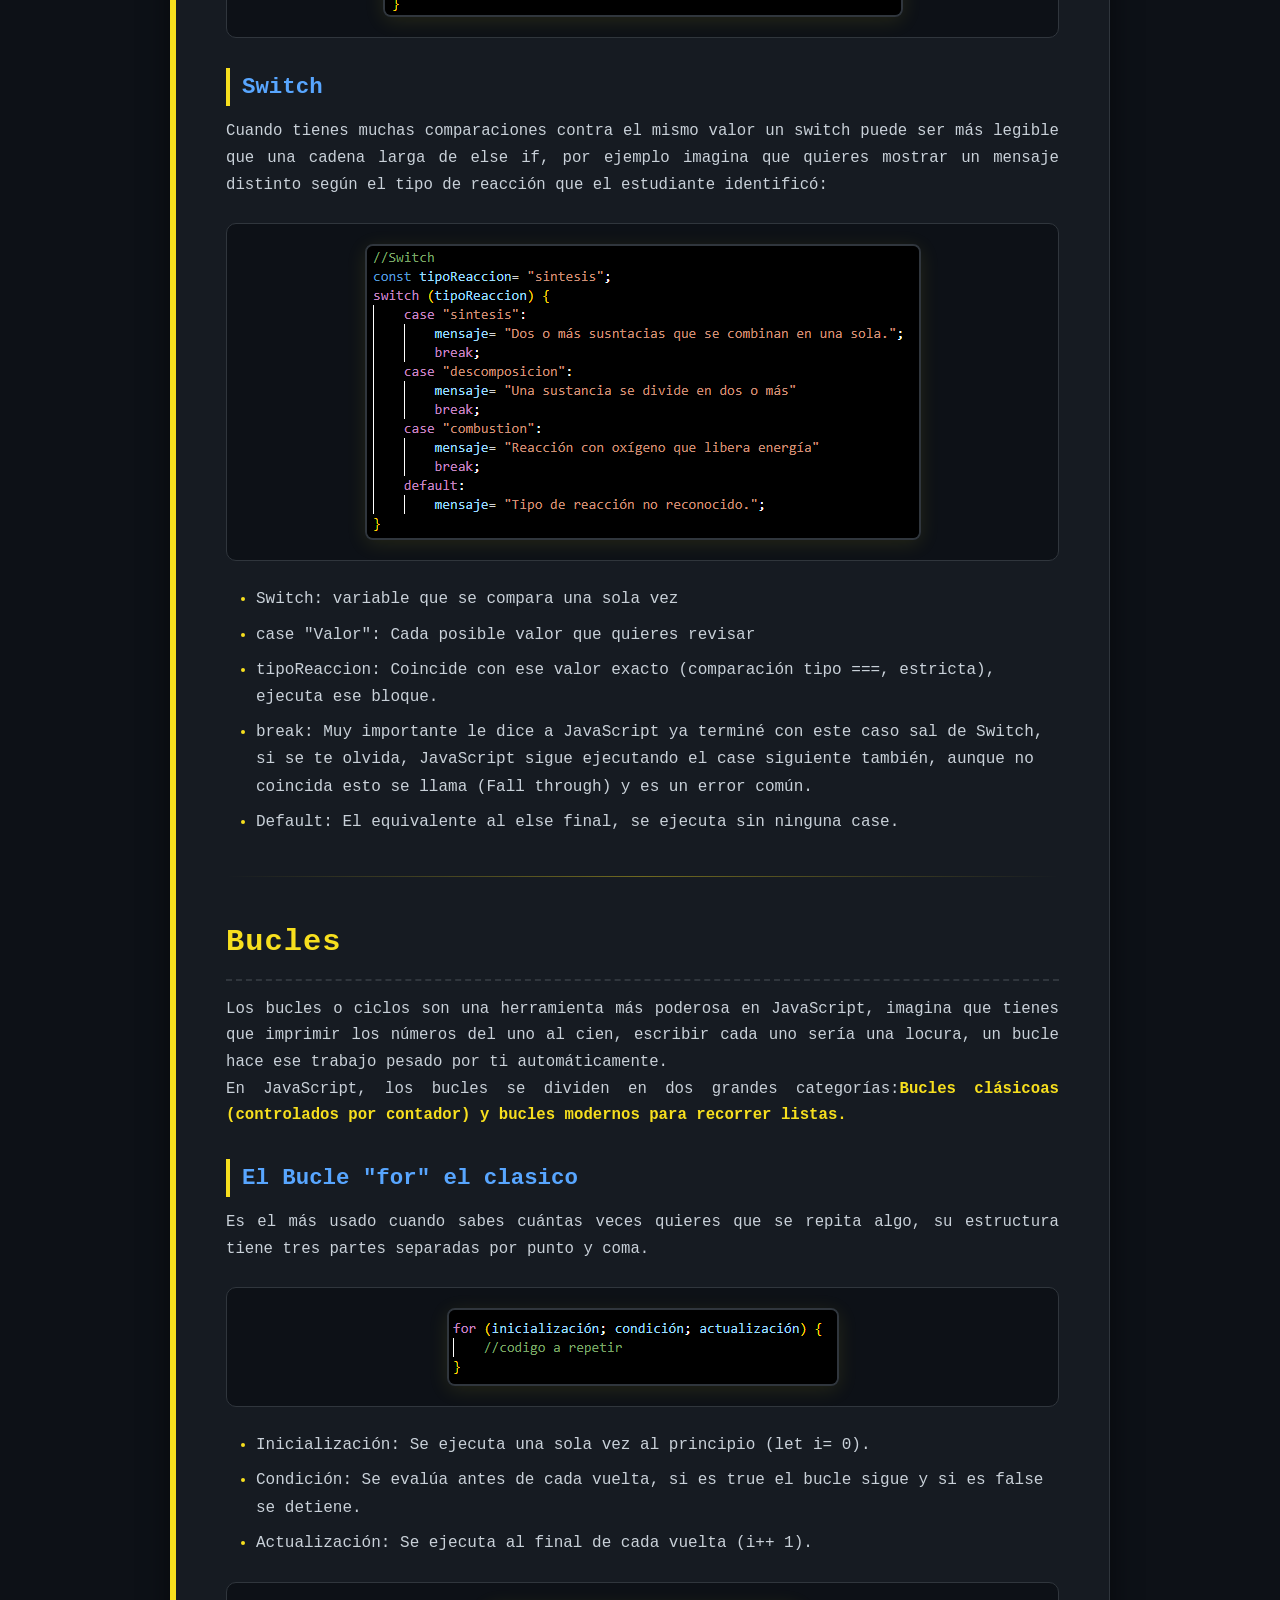
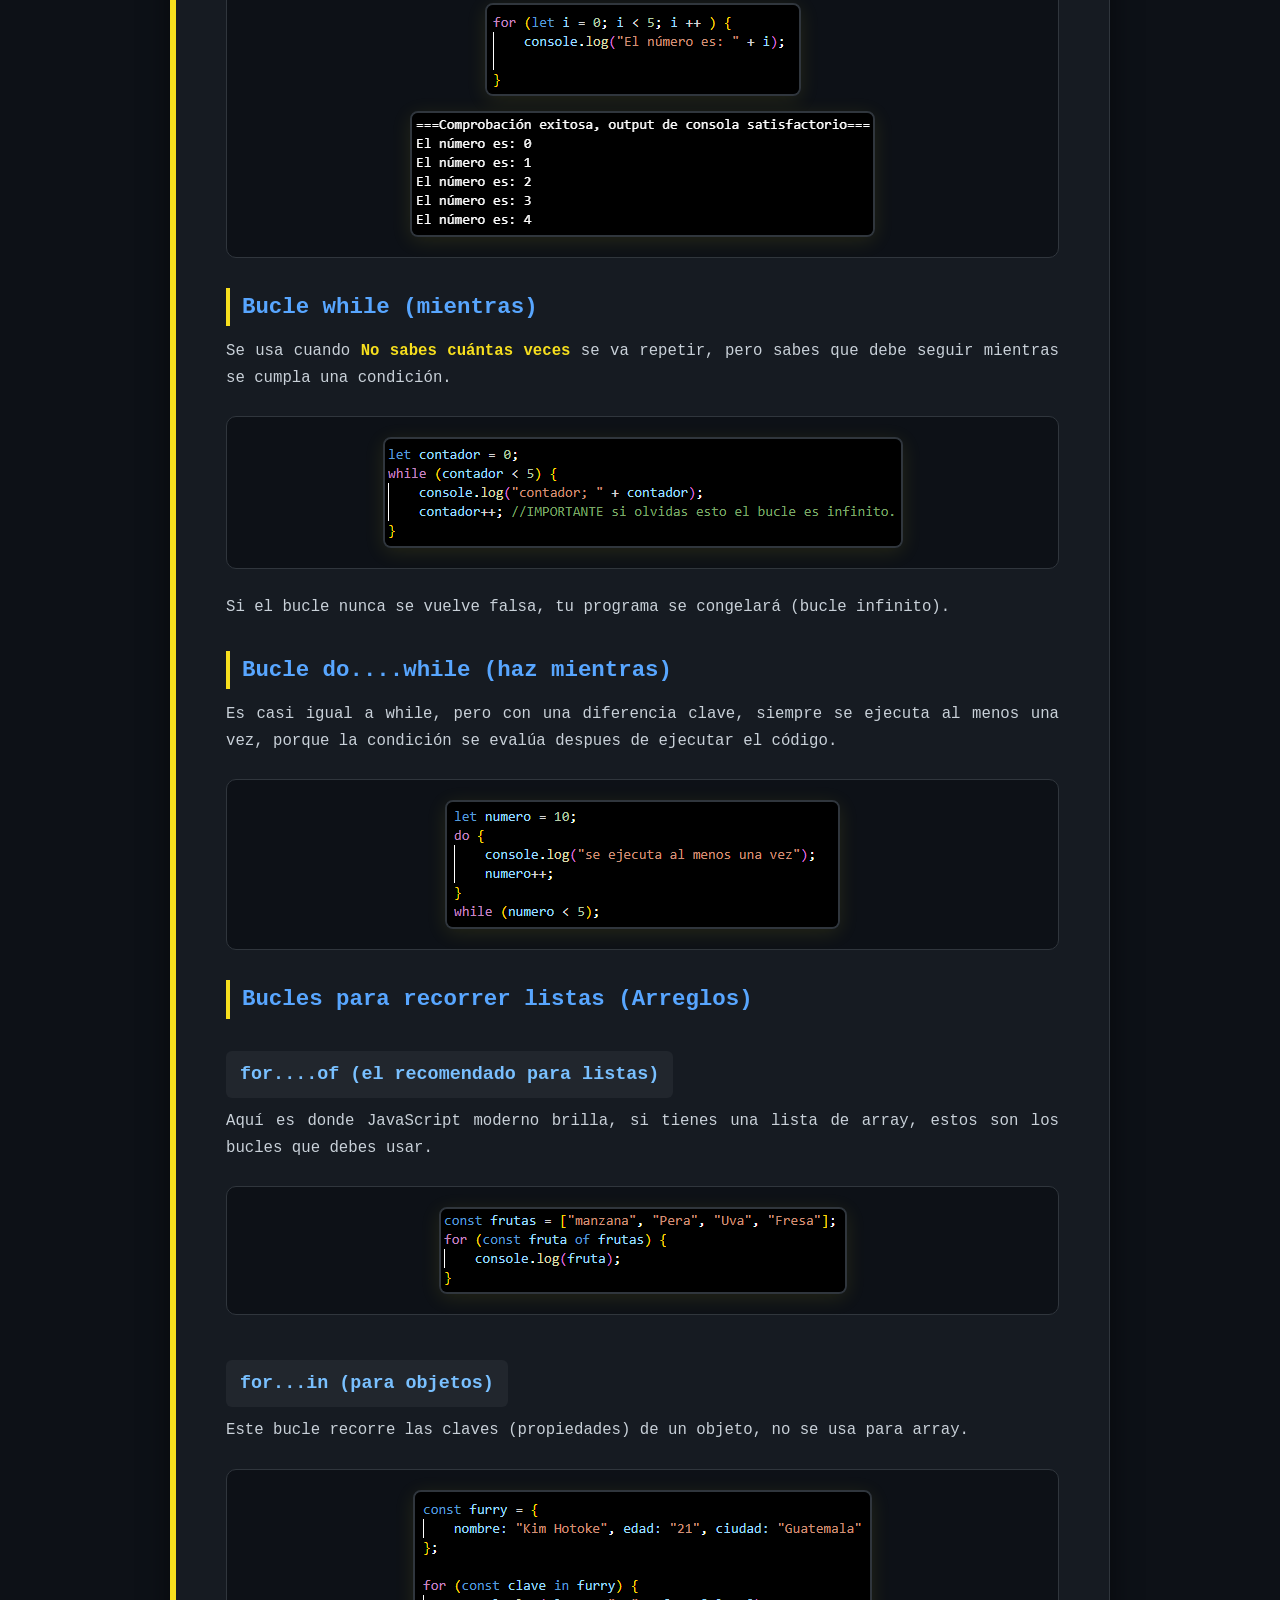
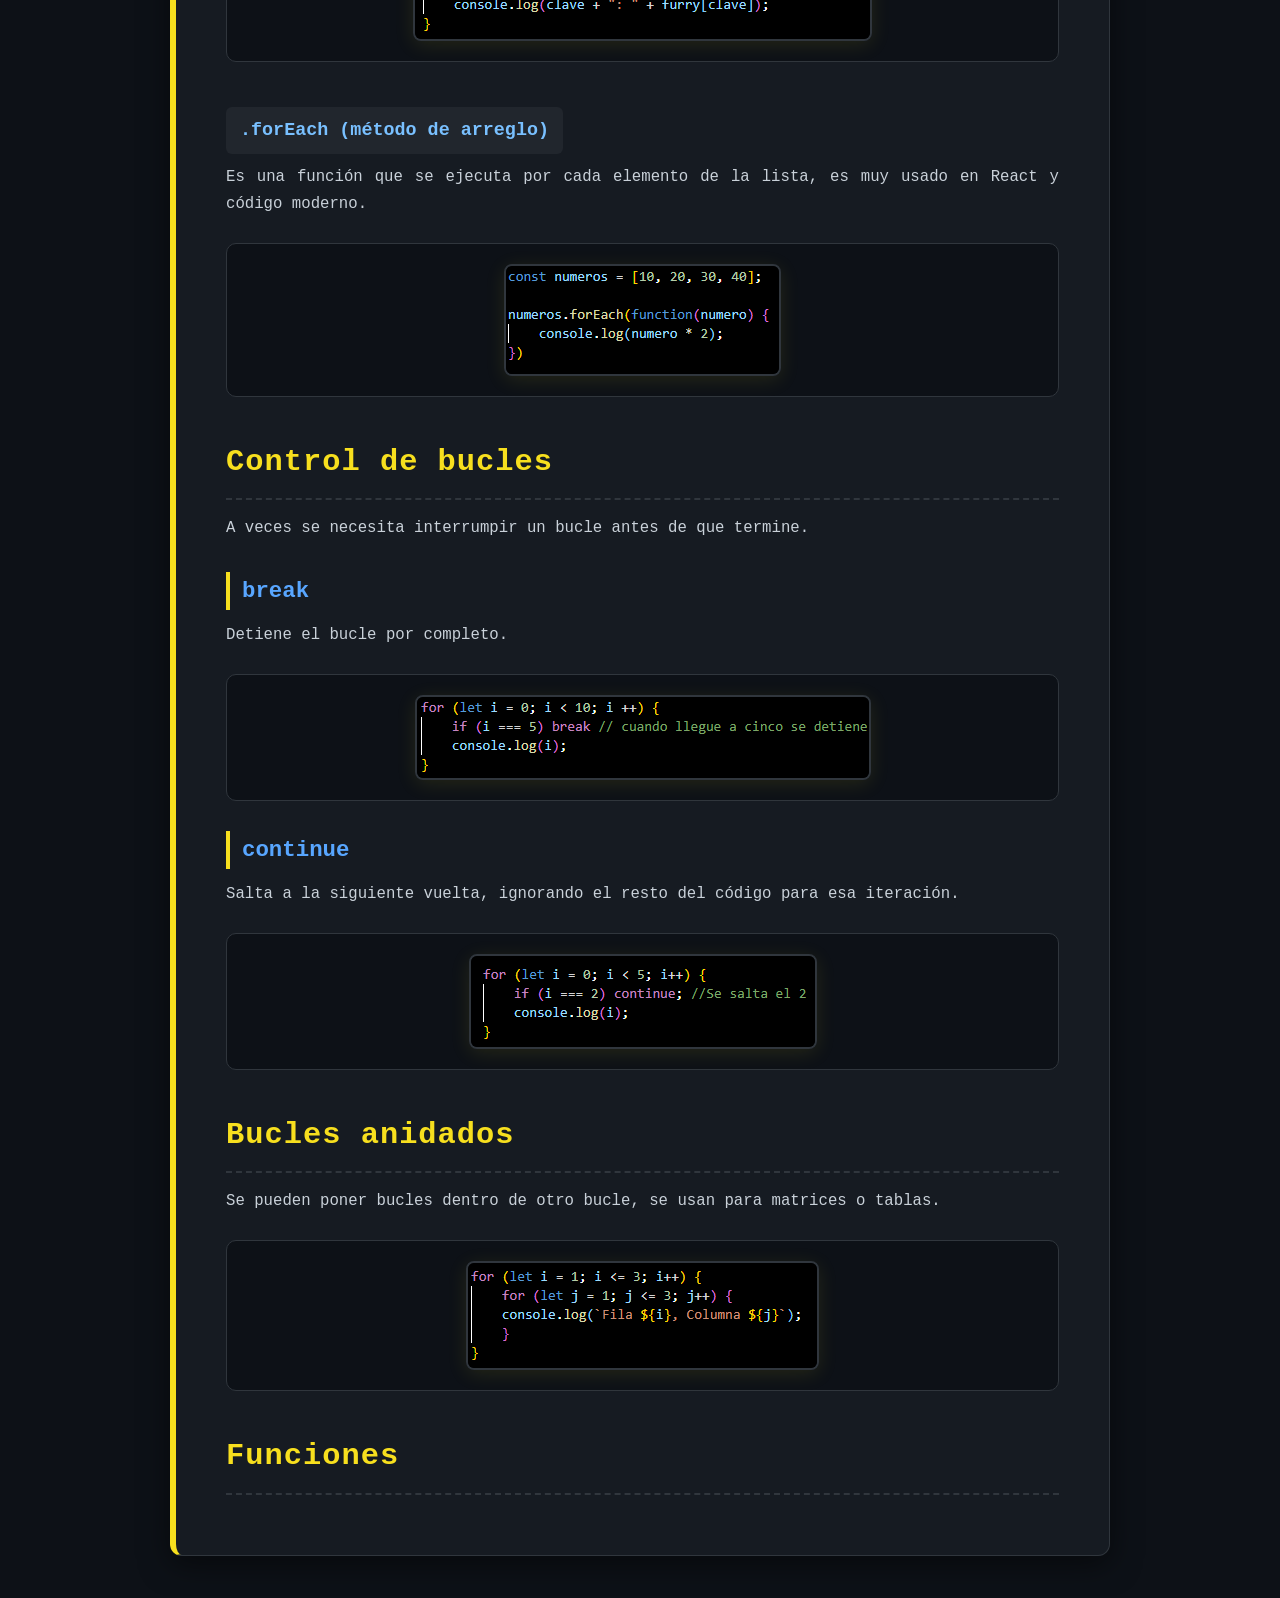
<file: javascript.html>
<!DOCTYPE html>
<html lang="es">
<head>
    <meta charset="UTF-8">
    <meta name="viewport" content="width=device-width, initial-scale=1.0">
    <title>JavasScript</title>
    <link rel="stylesheet" href="css/js.css">
</head>
<body>

    <nav class="nav-principal">
        <ul class="nav-enlaces">
            <li><a href="index.html">Apuntes HTML</a></li>
            <li><a href="css.html">Apuntes CSS</a></li>
            <li><a href="javascript.html" class="activo">Apuntes JavaScript</a></li>
        </ul>
    </nav>
    <main>

        <section class="javasScript">
            <div class="javaScript">
                <!--Repaso de JavaScript "verdadera programación", variables y tipos de datos, operadores, condicionales, bucles, funciones, ELDOM, eventos-->
                <h2>JavaScript</h2>
                <p>JavasScript es la electricidad y las tuberías con válvulas, lo que hace que las cosas reaccionen, cambien, calculen, respondad a lo que hace el usuario.<br>La diferencia fundamental con HTML es que es un lenguaje de marcado, describe, no decide.</p>
                <p>En cambio JavaScript es un lenguaje de programación de verdad, tiene lógica, toma decisiones, repite acciones, guarda y transforma datos.</p>
                <h3>¿Dónde vive JavaScript?</h3>
                <p>A diferencia de HTML que solo existe en el navegador, javascript puede correr en: el navegador, o un servidor con Node.js</p>
                <hr>
                <h2>Variables y tipos de datos</h2>
                <p>Los tipos de datos que JavaScript maneja son:</p>
                <figure>
                    <img src="imagenes/tipos-de-datos.png", alt="">
                </figure>
               <h2>Datos "Compuestos"</h2>
               <p>Son estructuras que se agrupan varios valores juntos, y son justo los que más se usan</p>
               <figure>
                <img src="imagenes/datos-con-arreglo-objeto.png", alt="">
               </figure>
               <h2>Tipo Dinámico</h2>
               <p>Además también, una misma variable puede cambiar de tipo durante la ejecución</p>
               <figure>
                <img src="imagenes/Tipado-dinamico.png", alt="">
               </figure>
               <p>Esto es cómodo, pero tambnién es la razón de un bug clásico, ya que los input de HTML siempre entregan un String sin importar el type que tengan configurado, javascript no lo convierte automaticamente por ti.</p>
               <hr>
               <h2>Regla del Operador</h2>
               <p>El operador + en JavaScript tiene doble uso: si ambos lados son number hará una suma matemática y si al menos uno de los dos lados es String hace concatenación "pegar textos".<br>Sirve para sumar número y pegar textos, JavaScript decide cuál hacer según el tipo de dato, no según lo que tú querías matemáticamente, siempre que mezcles datos que podrían venir de un input conviertelos primero a numeros.</p>
               <p> cuando es la regla de -, *, / fuerzan la conversión a número a diferencia de +, ya que estos operadores solo sirven para matemáticas.<br>Si el texto no se puede convertir a un número válido, en vez de dar error, te da un valor especial llamado NaN (Not a Number), cuando el texto esta vacio lo toma como cero.</p>
               <hr>
               <h2>Operadores</h2>
               <p><ul>
                <li>=== compara valor y tipo</li>
                <li>== solo compara valor</li>
                <li>!== diferente estricto</li>
                <li> > mayor que</li>
                <li> < menor que</li>
                <li> >= mayor o igual</li>
                <li> <= menor o igual</li>
               </ul></p>
               <hr>
               <h2>Operadores lógicos</h2>
               <p>
                <ul>
                    <li> && "y, and" ambas condiciones deben ser verdaderas</li>
                    <li> || "o, or" al menos una condición debe ser verdadera</li>
                    <li> ! "no, not" invierte el valor true se vuelve false y viceversa</li>
                </ul>
               </p>
               <hr>
               <h2>Condicionales</h2>
               <figure>
                <img src="imagenes/Operadores.png", alt="">
               </figure>
               <h3>Switch</h3>
               <p>Cuando tienes muchas comparaciones contra el mismo valor un switch puede ser más legible que una cadena larga de else if, por ejemplo imagina que quieres mostrar un mensaje distinto según el tipo de reacción que el estudiante identificó:</p>
               <figure>
                <img src="imagenes/switch.png", alt="">
               </figure>
               <ul>
                <li>Switch: variable que se compara una sola vez</li>
                <li>case "Valor": Cada posible valor que quieres revisar</li>
                <li>tipoReaccion: Coincide con ese valor exacto (comparación tipo ===, estricta), ejecuta ese bloque.</li>
                <li>break: Muy importante le dice a JavaScript ya terminé con este caso sal de Switch, si se te olvida, JavaScript sigue ejecutando el case siguiente también, aunque no coincida esto se llama (Fall through) y es un error común.</li>
                <li>Default: El equivalente al else final, se ejecuta sin ninguna case.</li>
               </ul>
               <hr>
               <h2>Bucles</h2>
               <p>Los bucles o ciclos son una herramienta más poderosa en JavaScript, imagina que tienes que imprimir los números del uno al cien, escribir cada uno sería una locura, un bucle hace ese trabajo pesado por ti automáticamente.<br>En JavaScript, los bucles se dividen en dos grandes categorías:<b>Bucles clásicoas (controlados por contador) y bucles modernos para recorrer listas.</b></p>
               <h3>El Bucle "for" el clasico</h3>
               <p>Es el más usado cuando sabes cuántas veces quieres que se repita algo, su estructura tiene tres partes separadas por punto y coma.</p>
               <figure>
                <img src="imagenes/bucle_for.png", alt="bucle for">
               </figure>
               <ul>
                <li>Inicialización: Se ejecuta una sola vez al principio (let i= 0).</li>
                <li>Condición: Se evalúa antes de cada vuelta, si es true el bucle sigue y si es false se detiene.</li>
                <li>Actualización: Se ejecuta al final de cada vuelta (i++ 1).</li>
               </ul>
               <figure><img src="imagenes/ejemplo_for.png" alt="bucle for ejemplo practico"><img src="imagenes/bucle_for_practico.png", alt="ejemplo practico"> </figure>
               <h3>Bucle while (mientras)</h3>
               <p>Se usa cuando <b>No sabes cuántas veces</b> se va repetir, pero sabes que debe seguir mientras se cumpla una condición.</p>
               <figure>
                <img src="imagenes/bucle_while.png", alt="Bucle while">
               </figure>
               <p>Si el bucle nunca se vuelve falsa, tu programa se congelará (bucle infinito).</p>

               <h3>Bucle do....while (haz mientras)</h3>
               <p>Es casi igual a while, pero con una diferencia clave, siempre se ejecuta al menos una vez, porque la condición se evalúa despues de ejecutar el código.</p>
               <figure>
                <img src="imagenes/bucle_do_while.png", alt="bucle do while">
               </figure>

               <h3>Bucles para recorrer listas (Arreglos)</h3>
               <h4>for....of (el recomendado para listas)</h4>
               <p>Aquí es donde JavaScript moderno brilla, si tienes una lista de array, estos son los bucles que debes usar.</p>
               <figure>
                <img src="imagenes/bucle_con_array.png", alt="Bucle con array">
               </figure>
               <h4>for...in (para objetos)</h4>
               <p>Este bucle recorre las claves (propiedades) de un objeto, no se usa para array.</p>
               <figure>
                <img src="imagenes/bucle_for_in.png", alt="bucle for...in">
               </figure>
               <h4>.forEach (método de arreglo)</h4>
               <p>Es una función que se ejecuta por cada elemento de la lista, es muy usado en React y código moderno.</p>
               <figure>
                <img src="imagenes/bucle_forEach.png", alt="forEach">
               </figure>

               <h2>Control de bucles</h2>
               <p>A veces se necesita interrumpir un bucle antes de que termine.</p>
               <h3>break</h3>
               <p>Detiene el bucle por completo.</p>
               <figure>
                <img src="imagenes/bucle_break.png", alt="Control de bucle break">
               </figure>
               <h3>continue</h3>
               <p>Salta a la siguiente vuelta, ignorando el resto del código para esa iteración.</p>
               <figure>
                <img src="imagenes/bucle_continue.png", alt="bucle continue">
               </figure>
               
               <h2>Bucles anidados</h2>
               <p>Se pueden poner bucles dentro de otro bucle, se usan para matrices o tablas.</p>
               <figure>
                <img src="imagenes/bucle_anidado.png", alt="Bucle anidado">
               </figure>

               <h2>Funciones</h2>

            
            </div>

        </section>

    </main>

    <script src="javascript/introduccion.js" defer></script>
</body>
</html>
</file>
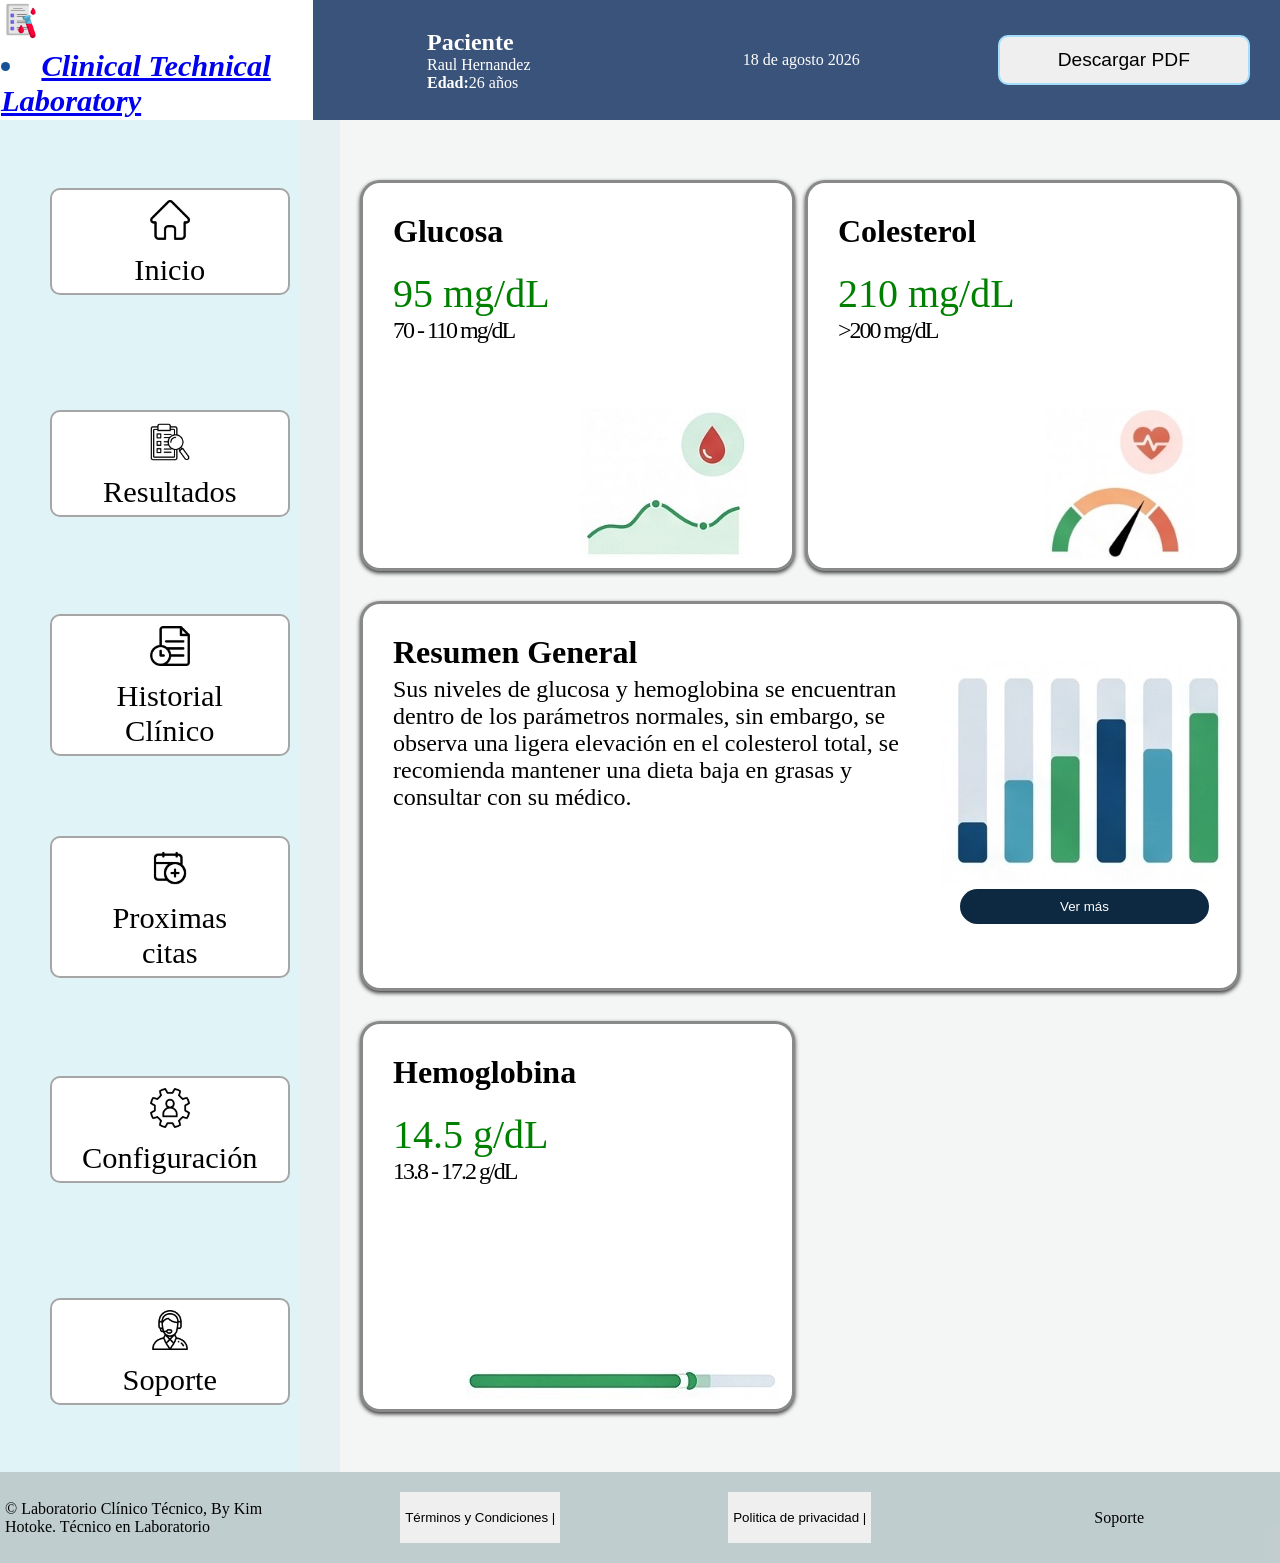
<file: html/resultados-laboratorio.html>
<!DOCTYPE html>
<html lang="es">
<head>
    <meta charset="UTF-8">
    <meta name="viewport" content="width=device-width, initial-scale=1.0">
    <title>Resultados de Laboratorio</title>
    <link rel="stylesheet" href="css/resultadoslab.css">

</head>

<body>
    <div class="grid">
        <header class="header">
            <h1><img src="img/analisis-de-sangre.png" alt="logo" class="logo">
                <li>
                    <a href="../index.html"><em>Clinical Technical Laboratory</em></a>
                </li>
            </h1>
            <div class="identificacion">
                <h2>Paciente</h2>
                <p>Raul Hernandez<br><b>Edad:</b>26 años</p>
            </div>
            <div class="fecha">
                <p>18 de agosto 2026</p>
            </div>
            <div class="pdf">
                <button type="button" id="descargaPdf">Descargar PDF</button>
            </div>

        </header>
        <aside class="aside">
            <p><img src="img/casa.png" alt="inicio"><br>Inicio</p>
            <p><img src="img/auditoria.png" alt="resultados">Resultados</p>
            <p><img src="img/expediente.png" alt="historial"><br>Historial Clínico</p>
            <p><img src="img/cita-medica.png" alt="citas"><br>Proximas citas</p>
            <p><img src="img/configuracion-del-usuario.png" alt="configuración">Configuración</p>
            <p><img src="img/apoyo.png" alt="soporte"><br>Soporte</p>
        </aside>

        <main class="main">

            <article class="glucosa">
                <div class="text">
                    <h2>Glucosa</h2>
                    <p>95 mg/dL</p>
                    <span class="valor">70 - 110 mg/dL</span>
                </div>
                <div class="img"><img src="img/grafico.jpg" alt="diagrama"></div>
            </article>

            <article class="colesterol">
                <div class="text">
                    <h2>Colesterol</h2>
                    <p>210 mg/dL</p>
                    <span class="valor">>200 mg/dL</span>
                </div>
                <div class="img"><img src="img/diseño-de-resultadocol.jpg" alt="diagrama"></div>
            </article>
            <article class="resumen">
                <div class="text-resumen">
                    <h2>Resumen General</h2>
                    <p>Sus niveles de glucosa y hemoglobina se encuentran dentro de los parámetros normales, sin embargo, se observa una ligera elevación en el colesterol total, se recomienda mantener una dieta baja en grasas y consultar con su médico.</p>
                </div>
                <div class="panel-derecho">
                    <div class="img"><img src="img/grafico-resumen.jpg" alt="grafico"></div>
                    <button type="button" id="detalles">Ver más</button>
                </div>
            </article>
            <article class="hemoglobina">
                <div class="text">
                <h2>Hemoglobina</h2>
                <p>14.5 g/dL</p>
                <span class="valor">13.8 - 17.2 g/dL</span>
                </div>
                <div class="img-hemoglobina"><img src="img/grafica-hemoglobina.jpg"> </div>
            </article>

        </main>

        <footer class="footer">
            <p>©︎ Laboratorio Clínico Técnico, By Kim Hotoke. Técnico en Laboratorio</p>
            <button type="button" id="servicios">Términos y Condiciones |</button>
            <button type="button" id="politica">Politica de privacidad  |</button>
            <p>Soporte</p>
        </footer>
    </div>
</body>
</html>
</file>
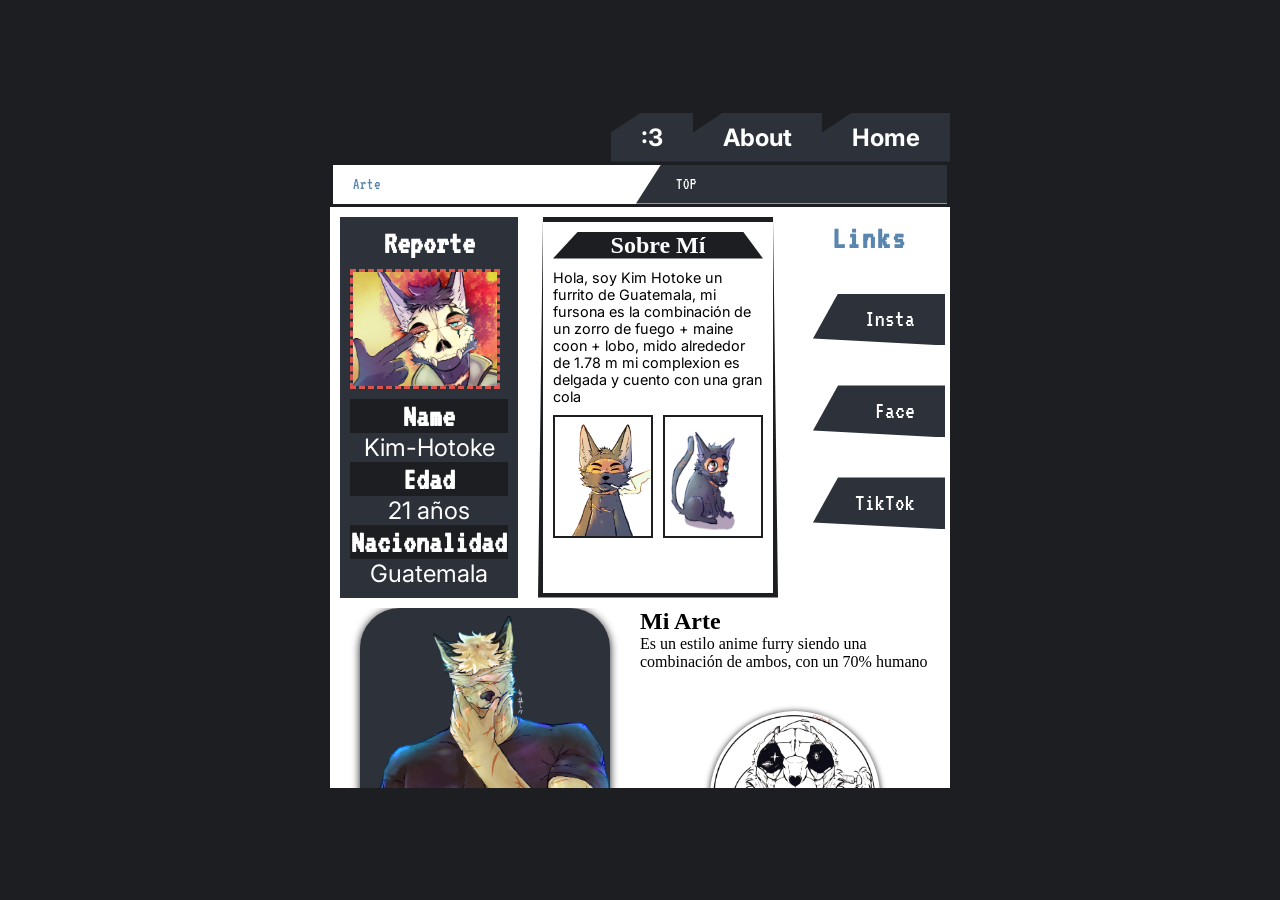
<file: html/tarjeta-comission.html>
<!DOCTYPE html>
<html lang="es">
<head>
    <meta charset="UTF-8">
    <meta name="viewport" content="width=device-width, initial-scale=1.0">
    <title>Tarjeta</title>
    <link rel="stylesheet" href="css/tarjetacomission.css">
    <link rel="preconnect" href="https://fonts.googleapis.com">
    <link rel="preconnect" href="https://fonts.gstatic.com" crossorigin>
    <link href="https://fonts.googleapis.com/css2?family=Inter:wght@400;600&family=Share+Tech+Mono&family=VT323&display=swap" rel="stylesheet">
</head>
<body>
    <div class="grid">

        <main class="main">
            
            <article class="tarjeta">
                <!--Contenido de la Tarjeta-->
                <div class="encabezado">
                    <h2>:3</h2>
                    <h2>About</h2>
                    <h2>Home</h2>
                </div>
                
                <div class="contenido-tarjeta">

                    <div class="titulo">
                        <div class="texto-izquierda">
                            Arte
                        </div>
                        <div class="texto-derecha">
                            TOP
                        </div>
                    </div>


                    <div class="contenido">

                        <div class="tarjeta1">
                            <h2>Reporte</h2>
                            <img src="img/Shotkim.jpg" alt="img-head">

                            <div class="info">
                                <h3>Name</h3>
                                <p>Kim-Hotoke</p>
                            </div>
                            <div class="info">
                                <h3>Edad</h3>
                                <p>21 años</p>
                            </div>
                            <div class="info">
                                <h3>Nacionalidad</h3>
                                <p>Guatemala</p>
                            </div>
                        </div>

                        <div class="tarjeta2">
                            <h2>Sobre Mí</h2>
                            <p>Hola, soy Kim Hotoke un furrito de Guatemala, mi fursona es la combinación de un zorro de fuego + maine coon + lobo, mido alrededor de 1.78 m mi complexion es delgada y cuento con una gran cola </p>
                            <div class="img-tarjeta2">
                                <img src="img/Kimchiquitotransparente.png" alt="" class="tarjetados">
                                <img src="img/Stickerkim.png" alt="" class="tarjetados">
                            </div>
                        </div>

                        <div class="tarjeta3">
                            <h2>Links</h2>
                            <div class="centro-links"><a href="https://www.instagram.com/kim_hotoke_.w/">Insta</a></div>
                            <div class="centro-links"><a href="">Face</a></div>
                            <div class="centro-links"><a href="">TikTok</a></div>
                        </div>
                    </div>

                    <div class="descripcion">
                        <img src="img/dongojo.png" class="img-derecha" alt="Don gojo furro">
                        <div class="text">
                            <h2>Mi Arte</h2>
                            <p>Es un estilo anime furry siendo una combinación de ambos, con un 70% humano </p>
                            <img src="img/Kim.png" class="imgkim" alt="">

                        </div>
                    </div>
                </div>
                <div class="qr">
                    <p>holi</p>
                </div>

            </article>

        </main>
    </div>

</body>
</html>
</file>
<file: css/css.css>
* {
    box-sizing: border-box;
    margin: 0;
    padding: 0;
    outline: px solid red;
}

body {
    font-family: 'Segoe UI', system-ui, sans-serif;
    background: linear-gradient(135deg, #e0e7ef 0%, #f3f4f6 100%);
    color: #1f2937;
    margin: 0;
    padding: 20px;
    line-height: 1.6;
}

header {
    max-width: 1100px;
    margin: 0 auto 20px auto;
    text-align: center;
    padding: 30px 20px;
    background: linear-gradient(135deg, #1e293b, #334155);
    border-radius: 16px;
    box-shadow: 0 10px 25px rgba(0, 0, 0, 0.15);
}

header h1 {
    font-size: 2.5rem;
    color: #f8fafc;
    letter-spacing: 2px;
}

h1 {
    text-align: center;
    font-size: 2.5rem;
    color: #1e293b;
}

main {
    max-width: 1100px;
    margin: 0 auto;
    background-color: #0f172a;
    color: #e2e8f0;
    padding: 30px 40px;
    border-radius: 16px;
    box-shadow: 0 10px 30px rgba(0, 0, 0, 0.2);
}

main h2 {
    font-size: 2rem;
    text-align: center;
    color: #38bdf8;
    padding: 15px 0 10px 0;
    margin-top: 30px;
    margin-bottom: 15px;
    border-bottom: 2px solid #1e293b;
}

main h3 {
    font-size: 1.4rem;
    text-align: left;
    color: #7dd3fc;
    padding: 10px 0;
    margin-top: 20px;
}

main p {
    text-align: justify;
    color: #cbd5e1;
    margin-bottom: 10px;
}

main ol {
    line-height: 1.9;
    padding-left: 30px;
    color: #cbd5e1;
}

main ul {
    line-height: 1.8;
    padding-left: 30px;
    color: #cbd5e1;
    text-align: left;
}

main li {
    line-height: 1.6;
    margin-bottom: 5px;
    text-align: left;
}

/*
main b {
    color: #f8fafc;
}
*/

.menu-navegacion {
    position: sticky;
    top: 10px;
    z-index: 1000;
    max-width: 1100px;
    margin: 0 auto 25px auto;
    background-color: #1e293b;
    padding: 15px 25px;
    color: #fff;
    border-radius: 16px;
    box-shadow: 0 6px 20px rgba(0, 0, 0, 0.15);
}

.menu-navegacion h2 {
    text-align: center;
    font-size: 1.4rem;
    margin-bottom: 12px;
    color: #38bdf8;
    text-transform: uppercase;
    letter-spacing: 2px;
}

.menu {
    display: flex;
    flex-direction: column;
    align-items: center;
    gap: 10px;
}

.enlaces {
    display: flex;
    flex-direction: row;
    justify-content: flex-start;
    gap: 15px;
    list-style: none;
    padding: 12px 20px;
    font-size: 1.05rem;
    background-color: #334155;
    border-radius: 10px;
    flex-wrap: nowrap;
    row-gap: 10px;
    width: 90%;
    -webkit-overflow-scrolling: touch;
    overflow-x: auto; 
    margin: 0 auto;
    scroll-behavior: smooth;
}
.enlaces::webkit-scrollbar {
    display: none;
}
.enlaces li {
    flex-shrink: 0;
}
.enlaces a {
    color: #e2e8f0;
    text-decoration: none;
    font-weight: 500;
    padding: 6px 18px;
    border-radius: 8px;
    transition: all 0.2s ease;
    text-align: center;
    white-space: nowrap;
}

.enlaces a:hover {
    color: #38bdf8;
    background-color: #1e293b;
    text-shadow: 0 0 8px rgba(56, 189, 248, 0.5);
}

#introduccion,
#box-model,
#flexbox,
#css-grid,
#media {
    scroll-margin-top: 180px;
}

.todas-las-tarjetas {
    display: flex;
    flex-direction: row;
    justify-content: center;
    align-items: flex-start;
    gap: 25px;
    flex-wrap: wrap;
    margin: 30px 0;
}

.contenedor-de-tarjeta {
    background-color: #ffffff;
    width: 320px;
    padding: 25px;
    border-radius: 14px;
    border-top: 6px solid #10b981;
    box-shadow: 0 6px 18px rgba(0, 0, 0, 0.3);
    transition: all 0.3s ease;
}

.contenedor-de-tarjeta:hover {
    transform: translateY(-8px);
    box-shadow: 0 12px 24px rgba(16, 185, 129, 0.3);
}

.tarjetas h2 {
    text-align: center;
    font-size: 1.3rem;
    color: #1f2937;
    margin-bottom: 10px;
}

.tarjetas p {
    font-size: 0.95rem;
    color: #6b7280;
    line-height: 1.5;
    margin-bottom: 16px;
    text-align: center;
}

.tarjeta-alerta {
    background-color: #ffffff;
    width: 320px;
    padding: 25px;
    border-radius: 14px;
    border-left: 6px solid #ef4444;
    border-right: 6px solid #ef4444;
    box-shadow: 0 6px 18px rgba(0, 0, 0, 0.3);
    transition: all 0.3s ease;
}

.tarjeta-alerta:hover {
    transform: translateY(-8px);
    box-shadow: 0 12px 24px rgba(239, 68, 68, 0.3);
}

.alerta h2 {
    color: #1f2937;
    text-align: center;
    font-size: 1.8rem;
    margin-bottom: 10px;
}

.alerta p {
    font-size: 1rem;
    text-align: left;
    color: #24272e;
    line-height: 1.5;
    margin-bottom: 10px;
}

.alerta span {
    display: inline-block;
    background-color: #fee2e2;
    color: #ef4444;
    font-size: 12px;
    padding: 8px 14px;
    border-radius: 17px;
    font-weight: bold;
    margin-top: 8px;
}

.tarjeta-de-resultados {
    background-color: #fff;
    width: 320px;
    padding: 25px;
    border-radius: 14px;
    border-top: 10px solid #38bdf8;
    box-shadow: 0 6px 18px rgba(0, 0, 0, 0.3);
    transition: all 0.3s ease;
}

.tarjeta-de-resultados:hover {
    transform: translateY(-8px);
    box-shadow: 0 12px 24px rgba(56, 189, 248, 0.3);
}

.resultado h2 {
    color: #1f2937;
    text-align: center;
    font-size: 1.6rem;
}

.resultado h3 {
    color: #1f2937;
    text-align: center;
    font-size: 1.2rem;
}

.resultado h4 {
    color: #1f2937;
    padding: 8px 0;
    font-size: 1rem;
}

.resultado p {
    color: #1f2937;
    padding: 5px 0;
    text-align: left;
    font-size: 0.9rem;
}

.resultado span {
    display: block;
    background-color: #f4f5f7;
    padding: 15px;
    margin: 10px 0;
    border-radius: 10px;
    color: #000;
}


#resultados {
    font-size: 0.9rem;
    width: 100%;
    border: none;
    border-radius: 10px;
    background-color: #10b981;
    padding: 12px;
    cursor: pointer;
    transition: all 0.2s ease;
    margin: 15px auto 0 auto;
    display: block;
    color: #ffffff;
    font-weight: bold;
}

#resultados:hover {
    background-color: #035c40;
    transform: translateY(-2px);
}

.muestras-del-dia {
    background-color: #f8fafc;
    padding: 25px;
    color: #1f2937;
    display: flex;
    justify-content: space-between;
    align-items: center;
    border-radius: 14px;
    flex-wrap: wrap;
    gap: 20px;
    margin: 20px 0;
}

.tarjeta-stat {
    background-color: #a8e2ca;
    flex: 1 1 180px;
    padding: 20px;
    border-radius: 10px;
    box-shadow: 0 2px 6px rgba(0, 0, 0, 0.08);
    border-top: 4px solid #24272e;
    text-align: center;
    transition: all 0.2s ease;
}

.tarjeta-stat:hover {
    transform: translateY(-6px);
    box-shadow: 0 8px 16px rgba(0, 0, 0, 0.2);
}

.tarjeta-stat .numero {
    font-size: 2rem;
    font-weight: bold;
    color: #0f172a;
    margin-top: 8px;
}

.tarjeta-stat .etiqueta {
    font-size: 1.1rem;
    color: #475569;
}

.menu-de-laboratorio {
    display: flex;
    justify-content: space-between;
    align-items: center;
    background-color: #1e293b;
    padding: 20px 32px;
    color: white;
    border-radius: 14px;
    box-shadow: 0 6px 20px rgba(56, 189, 248, 0.2);
    margin: 20px 0;
    flex-wrap: wrap;
    gap: 15px;
}

.menu-de-laboratorio h1 {
    font-size: 2.5rem;
    color: #fff;
}

.nav-links {
    display: flex;
    gap: 24px;
    list-style: none;
}

.nav-links a {
    color: #cbd5e1;
    text-decoration: none;
    font-size: 1.1rem;
    font-weight: 500;
    transition: color 0.2s;
}

.nav-links a:hover {
    color: #38bdf8;
}

.boton-nuevo {
    border: none;
    background-color: #10b981;
    color: white;
    border-radius: 20px;
    padding: 12px 20px;
    font-weight: bold;
    font-size: 1rem;
    cursor: pointer;
    transition: all 0.2s;
    box-shadow: 0 2px 10px rgba(16, 185, 129, 0.4);
}

.boton-nuevo:hover {
    background-color: #035c40;
    transform: translateY(-2px);
}

.galeria-grid {
    display: grid;
    grid-template-columns: repeat(3, 1fr);
    gap: 20px;
    padding: 20px 0;
}

.caja {
    background-color: #1e293b;
    color: #e2e8f0;
    padding: 30px;
    border-radius: 10px;
    text-align: center;
    font-weight: bold;
    box-shadow: 0 4px 8px rgba(56, 189, 248, 0.3);
    transition: all 0.2s ease;
    cursor: pointer;
}

.caja:hover {
    transform: translateY(-5px);
    background-color: #0ea5e9;
    color: #fff;
}

.catalogo-laboratorio {
    display: grid;
    grid-template-columns: repeat(3, 1fr);
    gap: 20px;
    margin-top: 25px;
}

.tarjeta-destacada {
    grid-column: span 2;
    background-color: #1e293b;
    color: #ffffff;
    border: 1px solid #334155;
    padding: 25px;
    border-radius: 10px;
}

.tarjeta-destacada h3 {
    font-size: 2rem;
    color: #38bdf8;
    margin-bottom: 10px;
    text-align: left;
}

.tarjeta-destacada p {
    font-size: 1rem;
    color: #94a3b8;
    text-align: left;
}

.tarjeta {
    background-color: #ffffff;
    border: 1px solid #e2e8f0;
    padding: 20px;
    border-radius: 10px;
    box-shadow: 0 2px 6px rgba(0, 0, 0, 0.08);
    transition: all 0.2s ease;
}

.tarjeta:hover {
    transform: translateY(-6px);
    box-shadow: 0 8px 16px rgba(0, 0, 0, 0.15);
}

.tarjeta h3 {
    font-size: 1.3rem;
    color: #1e293b;
    margin-bottom: 8px;
    text-align: left;
}

.tarjeta p {
    font-size: 0.9rem;
    color: #64748b;
    text-align: left;
}

.imagenes-grid {
    display: flex;
    flex-direction: column;
    justify-content: center;
    gap: 20px;
    padding: 20px 0;
}

.imagenes-grid img {
    width: 100%;
    height: auto;
    object-fit: cover;
    border-radius: 10px;
    box-shadow: 0 4px 12px rgba(0, 0, 0, 0.3);
}

.propiedades-grid {
    width: 100%;
    border-collapse: collapse;
    margin-bottom: 20px;
    background-color: #1e293b;
}

thead {
    background-color: #334155;
    color: #38bdf8;
    padding: 10px;
    text-align: center;
    font-size: 1rem;
}

thead th {
    padding: 12px;
    border: 1px solid #475569;
}

tbody {
    padding: 20px;
    font-size: 0.9rem;
    color: #cbd5e1;
}

tbody td {
    padding: 10px;
    text-align: center;
    border: 1px solid #475569;
}

.ejemplo-items {
    display: block;
    width: 100%;
    text-align: center;
    margin-bottom: 20px;
}

.ejemplo-items img {
    max-width: 100%;
    height: auto;
    border-radius: 10px;
    box-shadow: 0 4px 12px rgba(0, 0, 0, 0.3);
}

.seccion {
    display: block;
    width: 100%;
    margin: 20px 0;
    padding: 10px 0;
}

.seccion h2 {
    display: block;
    width: 100%;
    padding: 10px 0;
    margin-top: 20px;
}

.seccion h3 {
    display: block;
    width: 100%;
    padding: 10px 0;
    text-align: left;
}

.seccion p {
    text-align: justify;
}

.seccion ul,
.seccion-reglas ul {
    text-align: left;
    padding-left: 30px;
    list-style-position: outside;
    display: block;
    width: 100%;
}

.seccion li,
.seccion-reglas li {
    text-align: left;
    padding-left: 0;
}

.seccion-reglas {
    display: block;
    width: 100%;
    margin: 20px 0;
}

.seccion-reglas h3 {
    display: block;
    width: 100%;
    text-align: left;
    padding: 10px 0;
}

footer {
    max-width: 1100px;
    margin: 30px auto 0 auto;
    padding: 20px;
    text-align: center;
    color: #64748b;
    font-size: 0.9rem;
}

.seccion .img-seccion {
    display: flex;
    justify-content: center;
    align-items: center;
    margin: auto;
}



/* Regla que se aplica a la pantalla solo si mide 768px de ancho o menos */

@media (max-width: 768px) {
    body {
        padding: 10px;
    }

    header {
        padding: 20px 15px;
    }

    header h1 {
        font-size: 1.8rem;
    }

    main {
        padding: 20px 15px;
    }

    main h2 {
        font-size: 1.4rem;
    }

    main h3 {
        font-size: 1.15rem;
    }

    main p,
    main li {
        font-size: 0.95rem;
    }
    main ul img {
        width: 100%;
    }

    .menu-navegacion {
        padding: 12px 15px;
    }

    .menu-navegacion h2 {
        font-size: 1.1rem;
    }

    .enlaces {
        flex-direction: row;
        justify-content: flex-start;
        align-items: center;
        gap: 10px;
        flex-wrap: nowrap;
        overflow-x: auto;
        margin: 0 auto;
        scroll-behavior: smooth;
        -webkit-overflow-scrolling: touch;
    }
    .enlace li {
        flex-shrink: 0;
    }
    .enlaces a {
        font-size: 0.90rem;
        padding: 6px 10px;
        width: 100%;
        text-align: center;
        white-space: nowrap;
    }

    .todas-las-tarjetas {
        flex-direction: column;
        align-items: center;
        gap: 20px;
    }

    .contenedor-de-tarjeta,
    .tarjeta-alerta,
    .tarjeta-de-resultados {
        width: 100%;
        max-width: 400px;
        margin: 0 auto;
    }

    .alerta h2,
    .resultado h2 {
        font-size: 1.4rem;
    }

    .muestras-del-dia {
        flex-direction: column;
        padding: 20px;
        margin: 15px 0;
    }

    .tarjeta-stat {
        width: 100%;
        flex: none;
    }

    .tarjeta-stat .numero {
        font-size: 1.6rem;
    }

    .tarjeta-stat .etiqueta {
        font-size: 1rem;
    }

    .menu-de-laboratorio {
        flex-direction: column;
        padding: 20px;
        gap: 15px;
        text-align: center;
    }

    .menu-de-laboratorio h1 {
        font-size: 2rem;
    }

    .nav-links {
        flex-direction: column;
        gap: 10px;
        padding: 0;
    }

    .nav-links a {
        font-size: 1rem;
    }

    .boton-nuevo {
        width: 100%;
        font-size: 1rem;
        padding: 12px;
    }

    .galeria-grid {
        grid-template-columns: 1fr;
    }

    .catalogo-laboratorio {
        grid-template-columns: 1fr;
    }

    .tarjeta-destacada {
        grid-column: span 1;
    }

    .tarjeta-destacada h3 {
        font-size: 1.4rem;
    }

    .propiedades-grid {
        font-size: 0.8rem;
    }

    thead th,
    tbody td {
        padding: 6px;
    }

    .seccion ul,
    .seccion-reglas ul {
        padding-left: 20px;
    }

    #introduccion,
    #box-model,
    #flexbox,
    #css-grid,
    #media {
        scroll-margin-top: 200px;
    }
}
</file>
<file: css/js.css>
* {
    box-sizing: border-box;
    margin: 0;
    padding: 0;
}

body {
    font-family: 'Fira Code', 'Courier New', monospace;
    background-color: #0d1117;
    color: #c9d1d9;
    line-height: 1.7;
    padding: 0;
    margin: 0;
}


.nav-principal {
    background-color: #161b22;
    padding: 12px 20px;
    position: sticky;
    top: 0;
    z-index: 2000;
    box-shadow: 0 2px 12px rgba(247, 223, 30, 0.15);
    border-bottom: 2px solid #f7df1e;
}

.nav-enlaces {
    display: flex;
    justify-content: center;
    gap: 40px;
    list-style: none;
    margin: 0;
    padding: 0;
}

.nav-enlaces a {
    color: #f7df1e;
    text-decoration: none;
    font-family: 'Fira Code', monospace;
    font-size: 1rem;
    font-weight: bold;
    padding: 8px 18px;
    border-radius: 6px;
    border: 2px solid transparent;
    transition: all 0.3s ease;
    letter-spacing: 0.5px;
}

.nav-enlaces a:hover {
    background-color: #f7df1e;
    color: #0d1117;
    transform: translateY(-2px);
    box-shadow: 0 4px 12px rgba(247, 223, 30, 0.4);
}

.nav-enlaces a.activo {
    border-color: #f7df1e;
    background-color: rgba(247, 223, 30, 0.1);
}

.header-js {
    background: linear-gradient(135deg, #161b22 0%, #21262d 100%);
    color: #f7df1e;
    text-align: center;
    padding: 60px 20px 50px 20px;
    border-bottom: 4px solid #f7df1e;
    position: relative;
}

.header-js::before {
    content: '</>';
    position: absolute;
    top: 20px;
    left: 30px;
    font-size: 1.5rem;
    color: rgba(247, 223, 30, 0.3);
    font-family: 'Fira Code', monospace;
}

.header-js::after {
    content: '{ }';
    position: absolute;
    top: 20px;
    right: 30px;
    font-size: 1.5rem;
    color: rgba(247, 223, 30, 0.3);
    font-family: 'Fira Code', monospace;
}

.header-js h1 {
    font-size: 3.5rem;
    letter-spacing: 3px;
    font-family: 'Fira Code', monospace;
    text-shadow: 0 0 20px rgba(247, 223, 30, 0.5);
}

.subtitulo-js {
    font-size: 1.1rem;
    color: #8b949e;
    margin-top: 10px;
    letter-spacing: 2px;
    text-transform: uppercase;
}


main {
    max-width: 1000px;
    margin: 40px auto;
    padding: 0 30px;
}

.javasScript {
    background-color: #161b22;
    padding: 45px 50px;
    border-radius: 12px;
    border: 1px solid #30363d;
    border-left: 6px solid #f7df1e;
    box-shadow: 0 8px 30px rgba(0, 0, 0, 0.5);
}

.javaScript h2 {
    font-size: 1.9rem;
    color: #f7df1e;
    margin-top: 40px;
    margin-bottom: 15px;
    padding-bottom: 10px;
    border-bottom: 2px dashed #30363d;
    font-family: 'Fira Code', monospace;
    letter-spacing: 1px;
}

.javaScript h2:first-child {
    margin-top: 0;
}

.javaScript h3 {
    font-size: 1.4rem;
    color: #58a6ff;
    margin-top: 30px;
    margin-bottom: 12px;
    padding-left: 12px;
    border-left: 4px solid #f7df1e;
    font-family: 'Fira Code', monospace;
}

.javaScript h4 {
    font-size: 1.15rem;
    color: #79c0ff;
    margin-top: 20px;
    margin-bottom: 10px;
    background-color: #21262d;
    padding: 8px 14px;
    border-radius: 6px;
    display: inline-block;
    font-family: 'Fira Code', monospace;
}

.javaScript p {
    text-align: justify;
    color: #c9d1d9;
    margin-bottom: 15px;
    font-size: 0.98rem;
}

.javaScript b,
.javaScript strong {
    color: #f7df1e;
    font-weight: bold;
}

.javaScript ul,
.javaScript ol {
    margin-left: 30px;
    margin-bottom: 20px;
    color: #c9d1d9;
}

.javaScript li {
    margin-bottom: 8px;
    line-height: 1.7;
}

.javaScript li::marker {
    color: #f7df1e;
}

.javaScript hr {
    border: none;
    height: 1px;
    background: linear-gradient(to right, transparent, #f7df1e, transparent);
    margin: 40px 0;
    opacity: 0.4;
}

.javaScript a {
    color: #58a6ff;
    text-decoration: none;
    border-bottom: 1px dashed #58a6ff;
    transition: all 0.2s ease;
}

.javaScript a:hover {
    color: #f7df1e;
    border-bottom-color: #f7df1e;
}

.javaScript figure {
    display: flex;
    flex-direction: column;
    align-items: center;
    justify-content: center;
    margin: 25px 0;
    padding: 20px;
    background-color: #0d1117;
    border-radius: 10px;
    border: 1px solid #30363d;
    gap: 15px;
}

.javaScript figure img {
    max-width: 100%;
    height: auto;
    border-radius: 8px;
    border: 2px solid #30363d;
    box-shadow: 0 4px 20px rgba(247, 223, 30, 0.1);
    transition: all 0.3s ease;
}

.javaScript figure img:hover {
    border-color: #f7df1e;
    box-shadow: 0 4px 25px rgba(247, 223, 30, 0.3);
    transform: scale(1.02);
}


footer {
    background-color: #161b22;
    color: #8b949e;
    text-align: center;
    padding: 25px;
    margin-top: 60px;
    border-top: 3px solid #f7df1e;
    font-family: 'Fira Code', monospace;
    letter-spacing: 1px;
    font-size: 0.9rem;
}

footer p::before {
    content: '// ';
    color: #f7df1e;
}


@media (max-width: 768px) {
    .nav-enlaces {
        flex-direction: column;
        gap: 8px;
        align-items: center;
    }

    .nav-enlaces a {
        width: 100%;
        text-align: center;
        font-size: 0.9rem;
    }

    .header-js {
        padding: 40px 15px 35px 15px;
    }

    .header-js::before,
    .header-js::after {
        font-size: 1rem;
        top: 10px;
    }

    .header-js::before {
        left: 15px;
    }

    .header-js::after {
        right: 15px;
    }

    .header-js h1 {
        font-size: 2.2rem;
    }

    .subtitulo-js {
        font-size: 0.9rem;
    }

    main {
        padding: 0 15px;
        margin: 20px auto;
    }

    .javasScript {
        padding: 25px 20px;
    }

    .javaScript h2 {
        font-size: 1.4rem;
    }

    .javaScript h3 {
        font-size: 1.15rem;
    }

    .javaScript h4 {
        font-size: 1rem;
    }

    .javaScript p {
        font-size: 0.92rem;
    }

    .javaScript ul,
    .javaScript ol {
        margin-left: 20px;
    }
}
</file>
<file: html/css/resultadoslab.css>
* {
    box-sizing: border-box;
    margin: 0;
    padding: 0;
    /*outline: 1px solid red;*/
}

.grid {
    display: grid;
    grid-template-columns: 300px minmax(0, 2fr);
    /*grid-template-rows: 100px 1fr 80px;*/
    grid-template-rows: auto auto auto;
    grid-template-areas:
    "header header"
    "aside main"
    "footer footer";
    height: 100vh;
    min-width: 0;
}

.header {
    grid-area: header; 
    background-color: #fff;
    display: grid; 
    grid-template-columns: repeat(4, 1fr);
    grid-template-rows: 1fr;
    gap: 10px;
    background-color: rgba(31, 60, 104, 0.877);
}
/*Encabezado*/
.header h1 {
    font-size: 1.9rem;
    color: rgb(21, 82, 151);
    background-color: #fff;
    padding: 1px;
}
.identificacion, .fecha, .pdf {
    justify-items: center;
    align-items: center;
    margin: auto;
    color: #fff;
}
.pdf button {
    padding: 12px 58px;
    font-size: 1.2rem;
    border-radius: 10px;
    border: 2px solid rgb(164, 222, 255);
}
.pdf button:hover {
    transform: translateY(-5px);
    background-color: #abdaec;
}
/*Logo*/
.header .logo {
    width: 40px;
    height: auto;
}

/*Indicaciones*/
.aside {
    grid-area: aside;
    background-color: #c5e9f088;
    display: grid;
    grid-template-columns: 1fr;
    grid-template-rows: repeat(6, 1fr);
    padding: 10px;
    margin: auto;
    align-items: center;
}
.aside p {
    margin: 40px;
    font-size: 1.9rem;
    background-color: #fff;
    padding: 5px 30px;
    border-radius: 10px;
    text-align: center;
    border: 2px solid #00000059;
}
.aside p:hover {
    transform: translateY(-10px);
    background-color: #00000020;
}
/*logos*/
.aside img {
    width: 40px;
    height: auto;
    margin: 5px;
}
/*Contenido de Paciente*/
.main {
    grid-area: main;
    background-color: #eceeee8e;
    display: grid;
    /*grid-template-columns: repeat(2, 1fr);*/
    grid-template-columns: minmax(0, 1fr) minmax(0, 1fr);
    grid-template-rows: repeat(3, 1fr);
    grid-template-areas: 
    "glucosa colesterol"
    "resumen resumen"
    "hemoglobina .";
    gap: 10px;
    margin: 0;
    width: 100%;
    min-width: 0;
    padding: 50px;
}

.glucosa {
    grid-area: glucosa;
    background-color: #fff;
    padding: 10px;
    margin: 10px;
    border-radius: 20px;
    display: flex;
    gap: 10px;
    width: 100%;
    transition: background-color 0.2s ease;
}
.glucosa:hover {
    transform: translateY(-10px);
    background-color: #00000010;
}
.colesterol {
    grid-area: colesterol;
    background-color: #fff;
    padding: 10px;
    margin: 10px;
    border-radius: 20px;
    display: flex; 
    gap: 10px;
    transition: background-color 0.2s ease;
}
.colesterol:hover {
    transform: translateY(-10px);
    background-color: #00000010;
}
.resumen {
    grid-area: resumen;
    background-color: #fff;
    padding: 10px;
    margin: 10px;
    border-radius: 20px;
    display: flex;
    flex-direction: row;
    gap: 10px;
    transition: background-color 0.2s ease;
}
.resumen:hover {
    transform: translateY(-10px);
    background-color: #00000010;
}
.hemoglobina {
    grid-area: hemoglobina;
    background-color: #fff;
    padding: 10px;
    margin: 10px;
    border-radius: 20px;
    transition: background-color 0.2s ease;
    display: flex;
    flex-direction: column;
    justify-content: space-between;
}
.hemoglobina:hover {
    transform: translateY(-10px);
    background-color: #00000010;
}
.glucosa, .colesterol, .resumen, .hemoglobina {
    border: 3px solid #666666c4;
    box-shadow: 0 2px 4px rgba(0, 0, 0, 0.8);
    min-width: 0;
    overflow: hidden;
    width: 100%;
    min-width: 0;
    box-sizing: border-box;
}
/*imagenes*/
.img {
    max-width: 100%;
    height: auto;
    display: flex;
    justify-content: flex-end;
    align-items: flex-end;
}
.glucosa img, .colesterol img {
    max-width: 100%;
    height: auto;
    display: block;
    max-height: 150px;
    object-fit: contain;
}
.panel-derecho {
    display: flex;
    flex-direction: column;
    justify-content: center;
    align-items: center;
}
.panel-derecho button {
    padding: 10px 100px;
    border-style: none;
    border-radius: 18px;
    margin:5px;
    background-color: #0d2841;
    color: #fff;
}

/*texto*/
.text {
    padding: 20px;
}
.text h2 {
    font-size: 2rem;
    margin-bottom: 20px;
}
.text p {
    font-size: 2.5rem;
    color: green;
}
.text .valor {
    font-size: 1.5rem;
    letter-spacing: -2px;
}
/*texto Resumen*/
.text-resumen {
    padding: 15px;
    margin: 5px;
}
.text-resumen h2 {
    font-size: 2rem;
    margin-bottom: 5px;
}
.text-resumen p {
    font-size: 1.5rem;
}
.footer {
    grid-area: footer;
    background-color: #abbcbdbd;
    display: grid;
    grid-template-columns: repeat(4, 1fr);
    grid-template-rows: 1fr;
    gap: 8px;
    padding: 5px;
    margin: 0;
    align-items: center;
    justify-items: center;
}

.footer button {
    border-style: none;
    padding: 18px 5px;
    margin: 15px;
    background-color: none;
    text-decoration: none;
    transition: background-color 0.2s ease;
}

.footer button:hover {
    background-color: #00000010;
    transform: translateY(-10px);
    color: #fff;
}

.img-hemoglobina {
    display: flex;
    justify-content: flex-end;
    margin-top: auto;
    max-width: 100%;
    height: auto;
    object-fit: contain;
}
.footer .img-hemoglobina {
    display: flex;
    align-items: flex-end;
}

/*Responsitive Cel*/
@media (max-width: 768px) {
    .grid {
        grid-template-columns: 1fr; /* Todo a una columna */
        grid-template-rows: auto;
        grid-template-areas: 
        "header"
        "aside"
        "main"
        "footer";
        height: auto;
    }
    .header {
        grid-template-columns: 1fr; /* El header también se apila */
        text-align: center;
        gap: 15px;
    }
    .aside {
        grid-template-columns: repeat(3, 1fr); /* Menú horizontal */
    }
    .main {
        grid-template-columns: 1fr; /* Una sola columna */
        grid-template-areas: 
        "glucosa"
        "colesterol"
        "resumen"
        "hemoglobina";
        padding: 15px;
    }
    .footer {
        grid-template-columns: 1fr;
    }
}
</file>
<file: html/css/tarjetacomission.css>
* {
    box-sizing: border-box;
    padding: 0;
    margin: 0;
    outline: px solid red;
}

body {
    background-color: var(--fondo);
}
/* Variables */
:root {
    /* Colores */
    --fondo:  #1c1e21;
    --fondo-caja: #2d3139;
    --fondo-tarjeta: #e3e5e8;
    --fondo-blanco: #fff;
    --texto: #000;
    --azul: #5a85ad;
    --azul-palido: #7dabd6ce;
    --rojo: #d9534f; 
    --encabezado: linear-gradient(to right, #2d3139, #fff);

    /* fuente */
    --font-tech: 'VT323', 'Share Tech Mono', monospace;
    --font-body: 'Inter', 'Roboto', sans-serif;
}

/* Centrado */
.grid {
    display: grid;
    grid-template-columns: 1fr 2fr minmax(0, 1fr);
    grid-template-rows: 1fr auto 1fr;
    grid-template-areas:
    ". . ."
    ". main ."
    ". . .";
    min-width: 0;
    height: 100vh;
}
/* Contenido del Main */
.main {
    grid-area: main;
    padding: 10px;
    max-width: 100%;
    max-height: 100%;
    max-height: 100%;
}
.tarjeta {
    display: grid;
    grid-template-columns: 1fr;
    grid-template-rows: 1fr 2fr 2fr;
    grid-template-areas: 
    "encabezado"
    "contenido-tarjeta"
    "qr";
    height: 75vh;
    min-width: 0;
    max-width: 800px;
    width: 100%;
    overflow: hidden;
}
/* Posicion del contenido de la tarjeta */
.encabezado {
    grid-area: encabezado;
    display: flex;
    flex-direction: row;
    justify-content: flex-end;
    align-items: flex-end;
    gap: -3px;
}
.contenido-tarjeta {
    grid-area: contenido-tarjeta;
    display: grid;
    grid-template-columns: 1fr;
    grid-template-rows: auto 1fr 1fr;
    grid-template-areas: 
    "titulo"
    "contenido"
    "descripcion";
    height: 100%;
    width: 100%;
}
/* Contenido de la tarjeta  */
.titulo {
    grid-area: titulo;
    display: flex;
    justify-content: space-between;
    align-items: center;
    width: 100%;
    max-width: 700px;
    height: 45px;
    background-color: var(--fondo-blanco);
    border: 3px solid var(--fondo);
    font-family: var(--font-tech);
    font-size: 16px;
    letter-spacing: 1px;
    overflow: hidden;
}
/* Organización del Contenido */
.contenido {
    grid-area: contenido;
    display: grid;
    grid-template-columns: 1fr 1fr 1fr;
    grid-template-rows: auto;
}
.descripcion{
    grid-area: descripcion;
    display: grid;
    grid-template-columns: 1fr 1fr;
    height: 100%;
    overflow: hidden;
    position: relative;
}
.qr {
    grid-area: qr;
    display: flex;
    flex-direction: row;
    justify-content: flex-end;
}

/* Organización de las Tarjetas */
.tarjeta1 {
    display: flex;
    flex-direction: column;
    padding: 10px;
    margin: 10px;
}
.tarjeta2 {
    display: flex;
    flex-direction: column;
    padding: 10px;
    border: 5px solid var(--fondo);
    margin: 10px;
    clip-path: polygon(5px 0, calc(100% - 5px) 0, 100% 100%, 0 100%);
}
.tarjeta2 .img-tarjeta2 {
    display: flex;
    justify-content: center;
}
.tarjeta3 {
    display: flex;
    flex-direction: column;
    justify-content: flex-start;
    align-items: flex-end;
    gap: 10px;
    padding: 10px;
    margin: 5px;
    overflow: hidden;
    max-width: 100%;
}

/* Estilo */
.encabezado h2 {
    background: var(--fondo-caja);
    color: var(--fondo-blanco);
    padding: 10px 30px;
    clip-path: polygon(30px 0, 100% 0, 100% 100%, 0 100%, 0 20px);
    font-family: var(--font-body);
}
.encabezado h2:hover {
    background-color: var(--azul);
}

.contenido-tarjeta {
    background-color: var(--fondo-blanco);
}

/* Titulo */
.texto-izquierda {
    color: var(--azul);
    padding-left: 20px;
    z-index: 1;
}
.texto-derecha {
    background-color: var(--fondo-caja);
    color: var(--fondo-blanco);
    height: 100%;
    display: flex;
    align-items: center;
    justify-content: center;
    padding: 0 250px 0 40px;
    clip-path: polygon(25px 0, 100% 0, 100% 100%, 0 100%);
}

/* Contenido */
.tarjeta1 {
    background-color: var(--fondo-caja);
    text-align: center;
}
.tarjeta1  h2 {
    font-size: 2rem;
    font-family: var(--font-tech);
    color: var(--fondo-blanco);
}
.tarjeta1 img {
    width: 150px;
    height: 120px;
    object-fit: contain;
    display: flex;
    justify-content: center;
    align-items: center;
    margin-bottom: 10px;
    margin-top: 10px;
    border: 3px dashed var(--rojo);
    overflow: hidden;
    object-fit: cover;
}
.info h3 {
    background-color: var(--fondo);
    color: var(--fondo-blanco);
    padding: 1px 1px;
    font-family: var(--font-tech);
    font-size: 2rem;
}
.info p {
    color: var(--fondo-blanco);
    font-size: 1.5rem;
    font-family: var(--font-body);
}

.tarjeta2 {
    background-color: var(--fondo-blanco);
    gap: 10px;
}
.tarjeta2 h2 {
    background-color: var(--fondo);
    color: var(--fondo-blanco);
    text-align: center;
    clip-path: polygon(25px 0, calc(100% - 20px)0, 100% 100%, 0 100%, 0 100%)
}
.img-tarjeta2 {
    gap: 10px;
}
.tarjetados {
    width: 100px;
    height: auto;
    border: 2px solid var(--fondo);
}
.tarjeta2 p {
    font-family: var(--font-body);
    font-size: 0.9rem;
}
.tarjeta3 h2 {
    font-family: var(--font-tech);
    text-align: center;  
    color: var(--azul);
    letter-spacing: 2px;
    width: 100%;
    max-width: 100%;
    font-size: 2rem;
}
.centro-links {
    max-width: 100%;
    width: 100%;
    height: 14%;
    margin: 0;
    overflow: hidden;
    display: flex;
    justify-content: flex-end;
    align-items: center;
    background-color: var(--fondo-caja);
    padding: 10px;
    margin-top: 30px;
    color: var(--fondo-blanco);
    font-family: var(--font-tech);
    font-size: 1.0rem;
    clip-path: polygon(25px 0, 100% 0, 100% 100%, 0 45px);
    transform: translateX(10px);
    transition: background-color 0.2s ease, transform 0.2s ease;
    
}
.centro-links:hover {
    transform: translateX(-8px);
    background-color: var(--azul);
}
.centro-links a {
    text-decoration: none;
    color: var(--fondo-blanco);
    font-size: 1.5rem;
    padding: 2px 20px;
}

/* Descripción */
.descripcion img {
    max-width: 100%;
    height: 280px;
    width: 250px;
    display: block;
    min-width: 0;
    min-height: 0;
    object-fit: cover;
    margin: auto;
    transform: translateY(-60px);
    background-color: var(--fondo-caja);
    border-radius: 40px 40px 0px 0px;
    box-shadow: 0 1px 9px rgba(0, 0, 0, 0.9);
    transition: transform 0.3s ease, background-color 0.5s ease;
    z-index: 1;
}
.descripcion img:hover {
    background-color: var(--rojo);
}

.descripcion .imgkim {
    background-color: var(--fondo-blanco);
    height: 250px;
    border-radius: 50%;
    transform: scale(0.68);
}
.descripcion .imgkim:hover {
    background-color: #fff;
    transform: scale(0.99);

}
</file>
